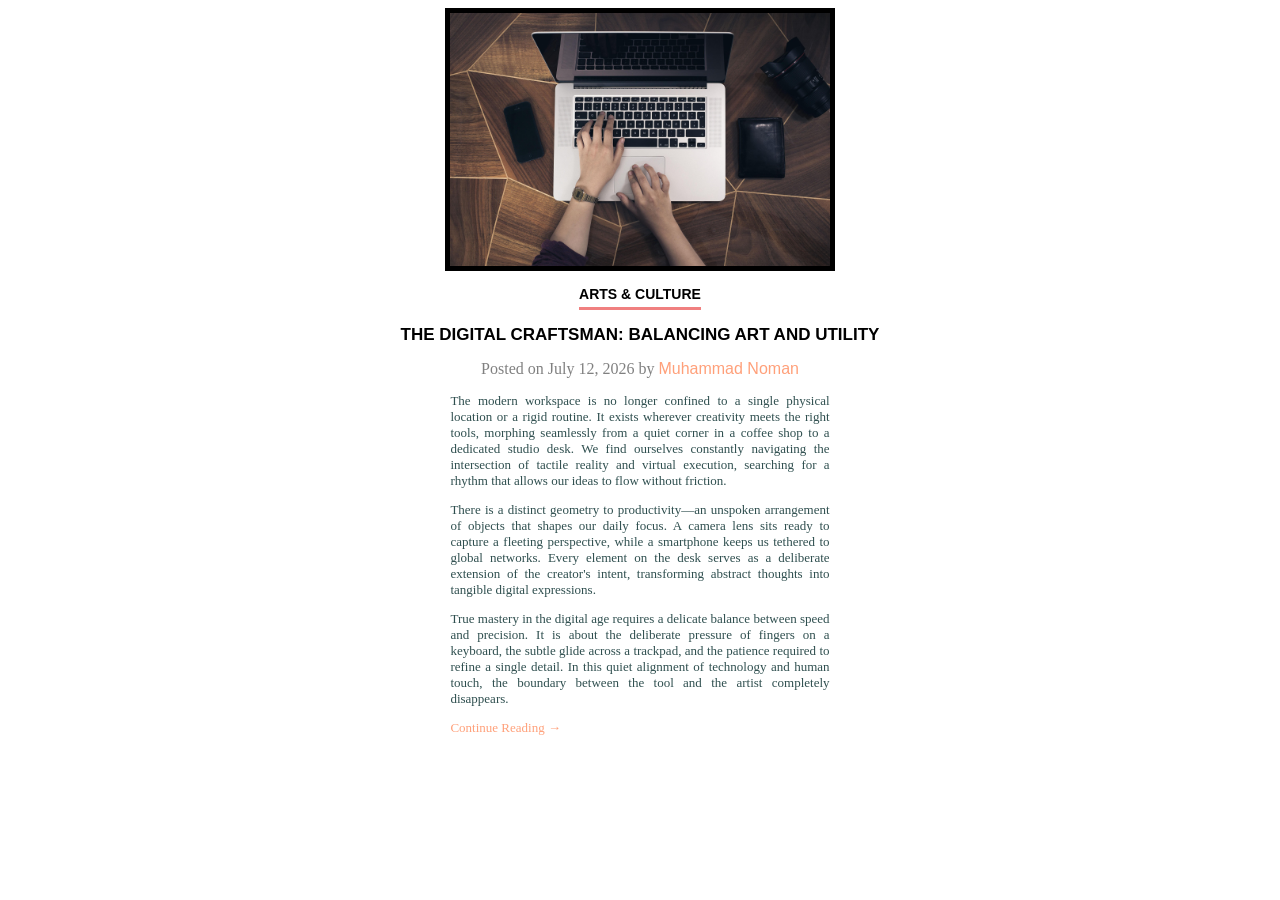
<file: CSS/Assignments/css-assignment-1/index.html>
<!DOCTYPE html>
<html lang="en">
<head>
    <meta charset="UTF-8">
    <meta name="viewport" content="width=device-width, initial-scale=1.0">
    <title>Blog WebPage</title>
    <link rel="stylesheet" href="style.css">
</head>
<body>
    <header>
            <img src="images/Blog-Page.jpg" alt="Blog">
        <h3>
            Arts & Culture
        </h3>
        <h1>
            The Digital Craftsman: Balancing Art and Utility
        </h1>
        <p>
            Posted on July 12, 2026 by 
            <span>Muhammad Noman</span>
        </p>
    </header>

    <article>
        <p>The modern workspace is no longer confined to a single physical location or a rigid routine. It exists wherever creativity meets the right tools, morphing seamlessly from a quiet corner in a coffee shop to a dedicated studio desk. We find ourselves constantly navigating the intersection of tactile reality and virtual execution, searching for a rhythm that allows our ideas to flow without friction.</p>

        <p>There is a distinct geometry to productivity—an unspoken arrangement of objects that shapes our daily focus. A camera lens sits ready to capture a fleeting perspective, while a smartphone keeps us tethered to global networks. Every element on the desk serves as a deliberate extension of the creator's intent, transforming abstract thoughts into tangible digital expressions.</p>

        <p>True mastery in the digital age requires a delicate balance between speed and precision. It is about the deliberate pressure of fingers on a keyboard, the subtle glide across a trackpad, and the patience required to refine a single detail. In this quiet alignment of technology and human touch, the boundary between the tool and the artist completely disappears.</p>

        <p class="continue">Continue Reading →</p>
    </article>
</body>
</html>
</file>
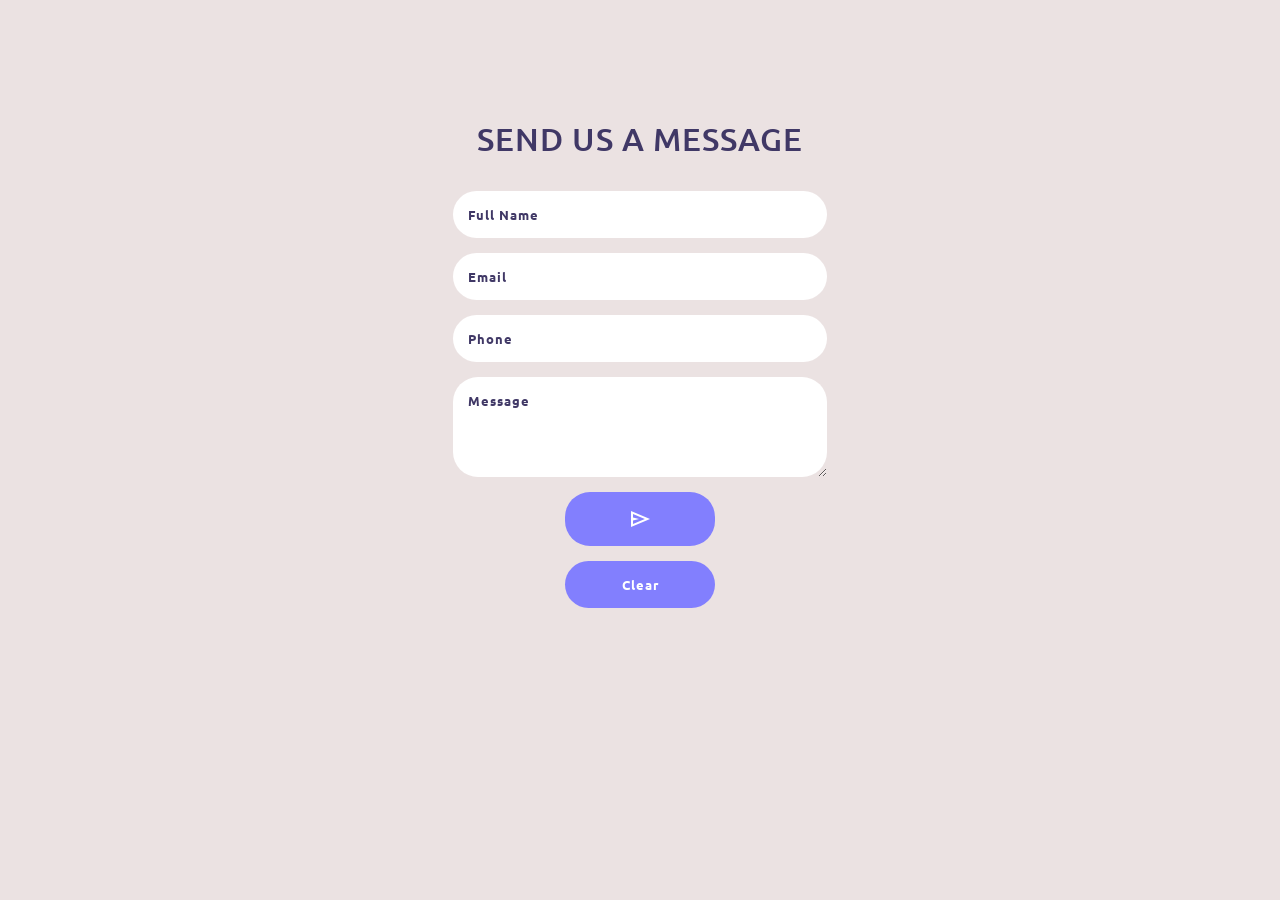
<file: CSS/Assignments/css-assignment-3/index.html>
<!DOCTYPE html>
<html lang="en">
<head>
    <meta charset="UTF-8">
    <meta name="viewport" content="width=device-width, initial-scale=1.0">
    <title>Contact Form</title>
    <link rel="stylesheet" href="style.css">
    <link rel="preconnect" href="https://fonts.googleapis.com">
    <link rel="preconnect" href="https://fonts.gstatic.com" crossorigin>
    <link href="https://fonts.googleapis.com/css2?family=Ubuntu:ital,wght@0,300;0,400;0,500;0,700;1,300;1,400;1,500;1,700&display=swap" rel="stylesheet">
    <link rel="stylesheet" href="https://fonts.googleapis.com/css2?family=Material+Symbols+Outlined:opsz,wght,FILL,GRAD@20..48,100..700,0..1,-50..200&icon_names=send" />
</head>
<body>
    <header>
        <h1>
            Send Us A Message
        </h1>
    </header>
    
    <main>
        <form action="mailto:muhammadnoman5860@gmail.com" method="post" enctype="text/plain">
            <input type="text" id="Name" placeholder="Full Name" required>

            <input type="email" id="Email" placeholder="Email" required>

            <input type="number" id="Phone" placeholder="Phone" required>
                     
            <textarea name="Message" id="Message" placeholder="Message"></textarea>

            <input class="material-symbols-outlined" type="submit" value="send">
            <input class="button" type="reset" value="Clear">
        </form>
    </main>
</body>
</html>
</file>
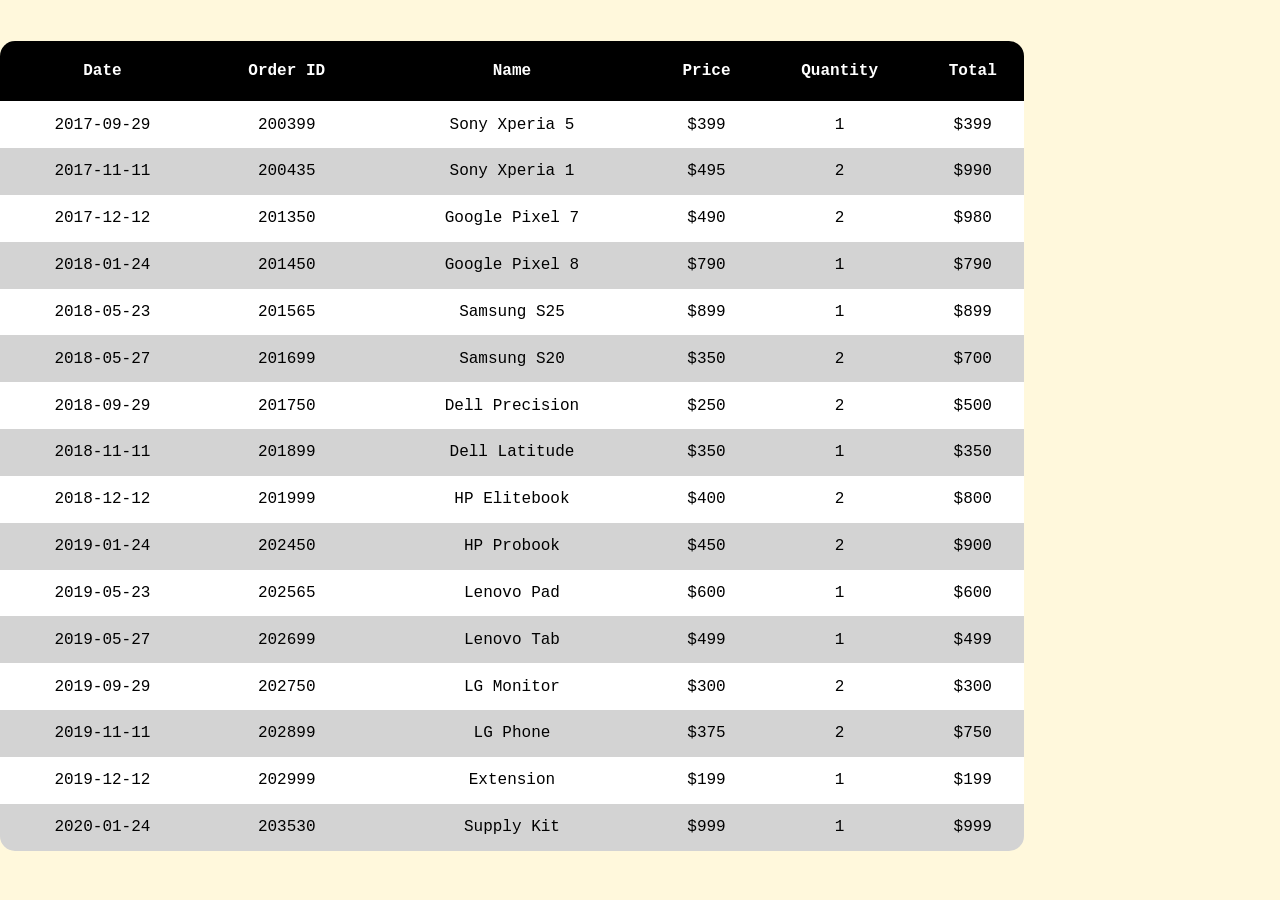
<file: CSS/Assignments/css-assignment-4/index.html>
<!DOCTYPE html>
<html lang="en">
<head>
    <meta charset="UTF-8">
    <meta name="viewport" content="width=device-width, initial-scale=1.0">
    <title>Order History</title>
    <link rel="stylesheet" href="style.css">
</head>
<body>
    <main>
        <table>

            <thead>
                <th style="border-radius: 15px 0 0 0;">Date</th>
                <th>Order ID</th>
                <th>Name</th>
                <th>Price</th>
                <th>Quantity</th>
                <th style="border-radius: 0 15px 0 0;">Total</th>
            </thead>

            <tbody>
                <td>2017-09-29</td>
                <td>200399</td>
                <td>Sony Xperia 5</td>
                <td>$399</td>
                <td>1</td>
                <td>$399</td>
            </tbody>
            
            <tbody>
                <td>2017-11-11</td>
                <td>200435</td>
                <td>Sony Xperia 1</td>
                <td>$495</td>
                <td>2</td>
                <td>$990</td>
            </tbody>
            
            <tbody>
                <td>2017-12-12</td>
                <td>201350</td>
                <td>Google Pixel 7</td>
                <td>$490</td>
                <td>2</td>
                <td>$980</td>
            </tbody>
            
            <tbody>
                <td>2018-01-24</td>
                <td>201450</td>
                <td>Google Pixel 8</td>
                <td>$790</td>
                <td>1</td>
                <td>$790</td>
            </tbody>
            
            <tbody>
                <td>2018-05-23</td>
                <td>201565</td>
                <td>Samsung S25</td>
                <td>$899</td>
                <td>1</td>
                <td>$899</td>
            </tbody>
            
            <tbody>
                <td>2018-05-27</td>
                <td>201699</td>
                <td>Samsung S20</td>
                <td>$350</td>
                <td>2</td>
                <td>$700</td>
            </tbody>
            
            <tbody>
                <td>2018-09-29</td>
                <td>201750</td>
                <td>Dell Precision</td>
                <td>$250</td>
                <td>2</td>
                <td>$500</td>
            </tbody>
            
            <tbody>
                <td>2018-11-11</td>
                <td>201899</td>
                <td>Dell Latitude</td>
                <td>$350</td>
                <td>1</td>
                <td>$350</td>
            </tbody>
            
            <tbody>
                <td>2018-12-12</td>
                <td>201999</td>
                <td>HP Elitebook</td>
                <td>$400</td>
                <td>2</td>
                <td>$800</td>
            </tbody>
            
            <tbody>
                <td>2019-01-24</td>
                <td>202450</td>
                <td>HP Probook</td>
                <td>$450</td>
                <td>2</td>
                <td>$900</td>
            </tbody>
            
            <tbody>
                <td>2019-05-23</td>
                <td>202565</td>
                <td>Lenovo Pad</td>
                <td>$600</td>
                <td>1</td>
                <td>$600</td>
            </tbody>
            
            <tbody>
                <td>2019-05-27</td>
                <td>202699</td>
                <td>Lenovo Tab</td>
                <td>$499</td>
                <td>1</td>
                <td>$499</td>
            </tbody>
            
            <tbody>
                <td>2019-09-29</td>
                <td>202750</td>
                <td>LG Monitor</td>
                <td>$300</td>
                <td>2</td>
                <td>$300</td>
            </tbody>
            
            <tbody>
                <td>2019-11-11</td>
                <td>202899</td>
                <td>LG Phone</td>
                <td>$375</td>
                <td>2</td>
                <td>$750</td>
            </tbody>
            
            <tbody>
                <td>2019-12-12</td>
                <td>202999</td>
                <td>Extension</td>
                <td>$199</td>
                <td>1</td>
                <td>$199</td>
            </tbody>
            
            <tbody>
                <td style="border-radius: 0 0 0 15px;">2020-01-24</td>
                <td>203530</td>
                <td>Supply Kit</td>
                <td>$999</td>
                <td>1</td>
                <td style="border-radius: 0 0 15px 0;">$999</td>
            </tbody>
            
        </table>
    </main>
</body>
</html>
</file>
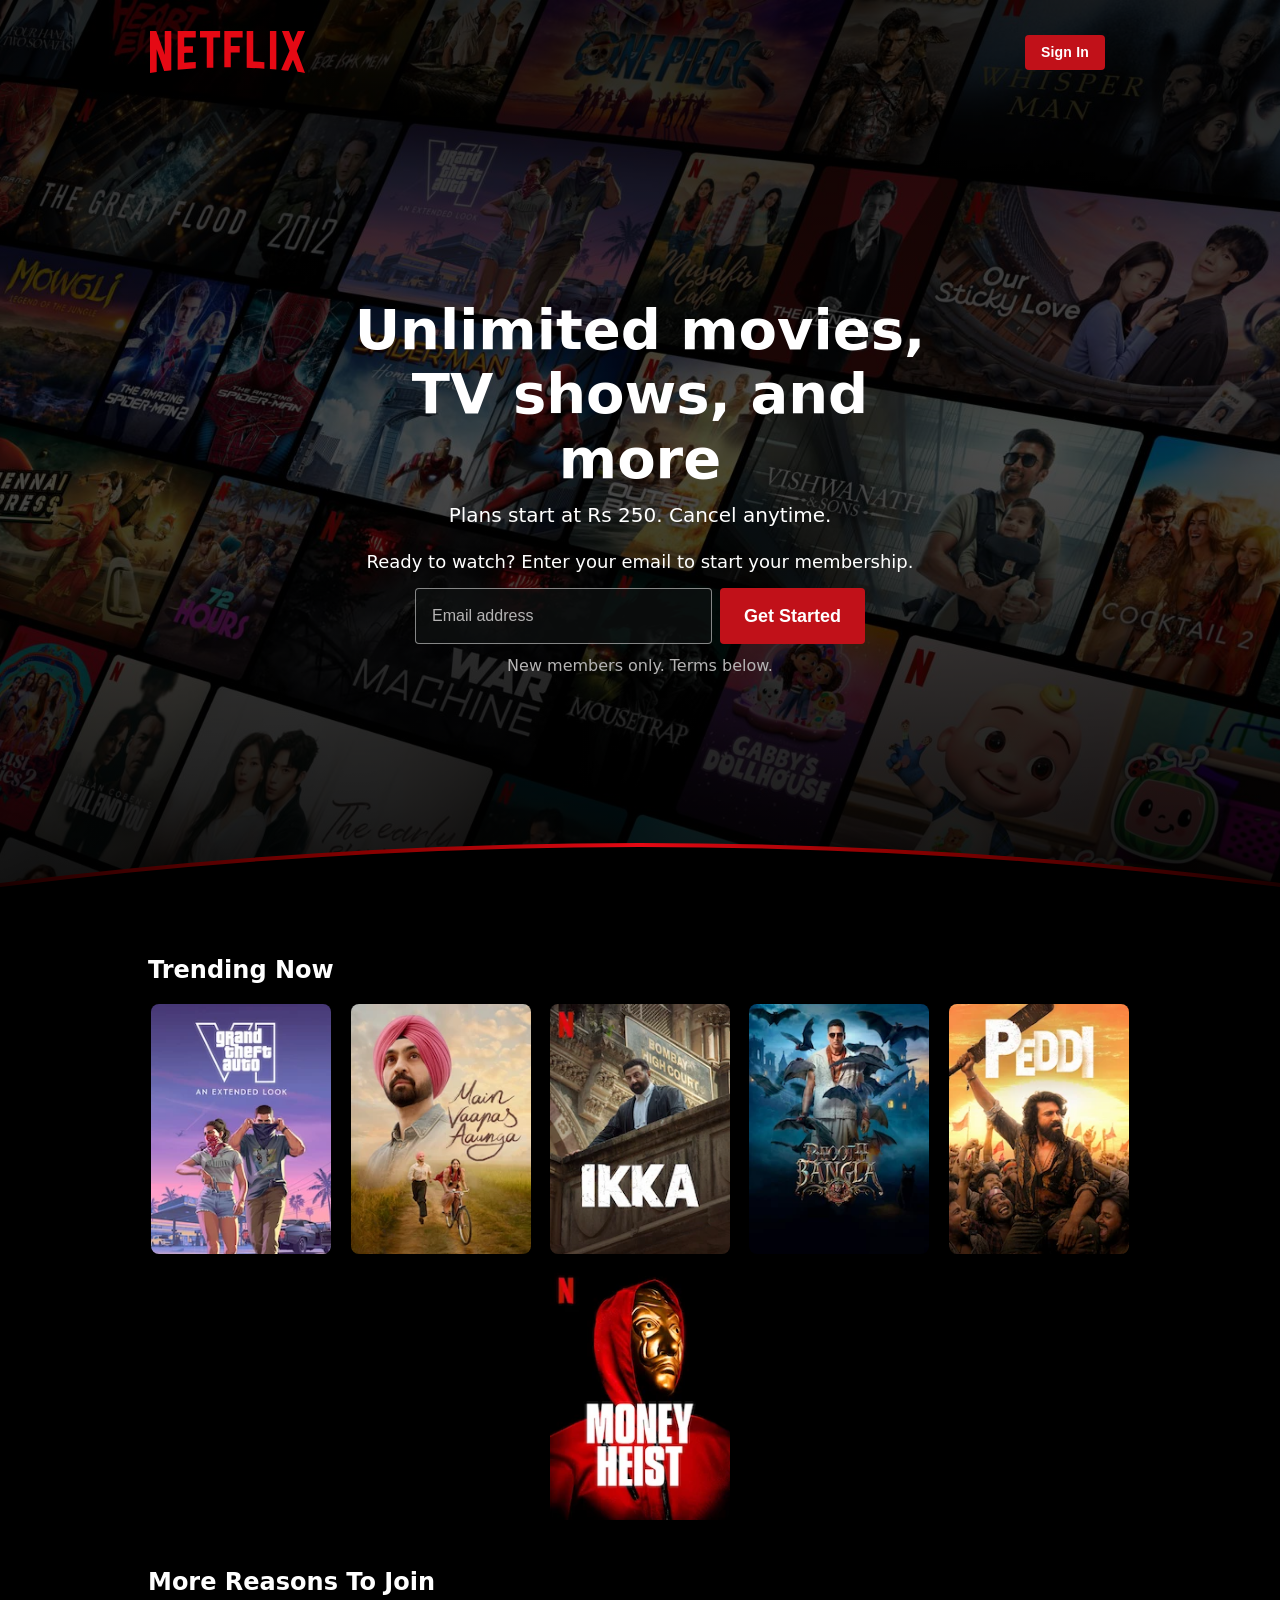
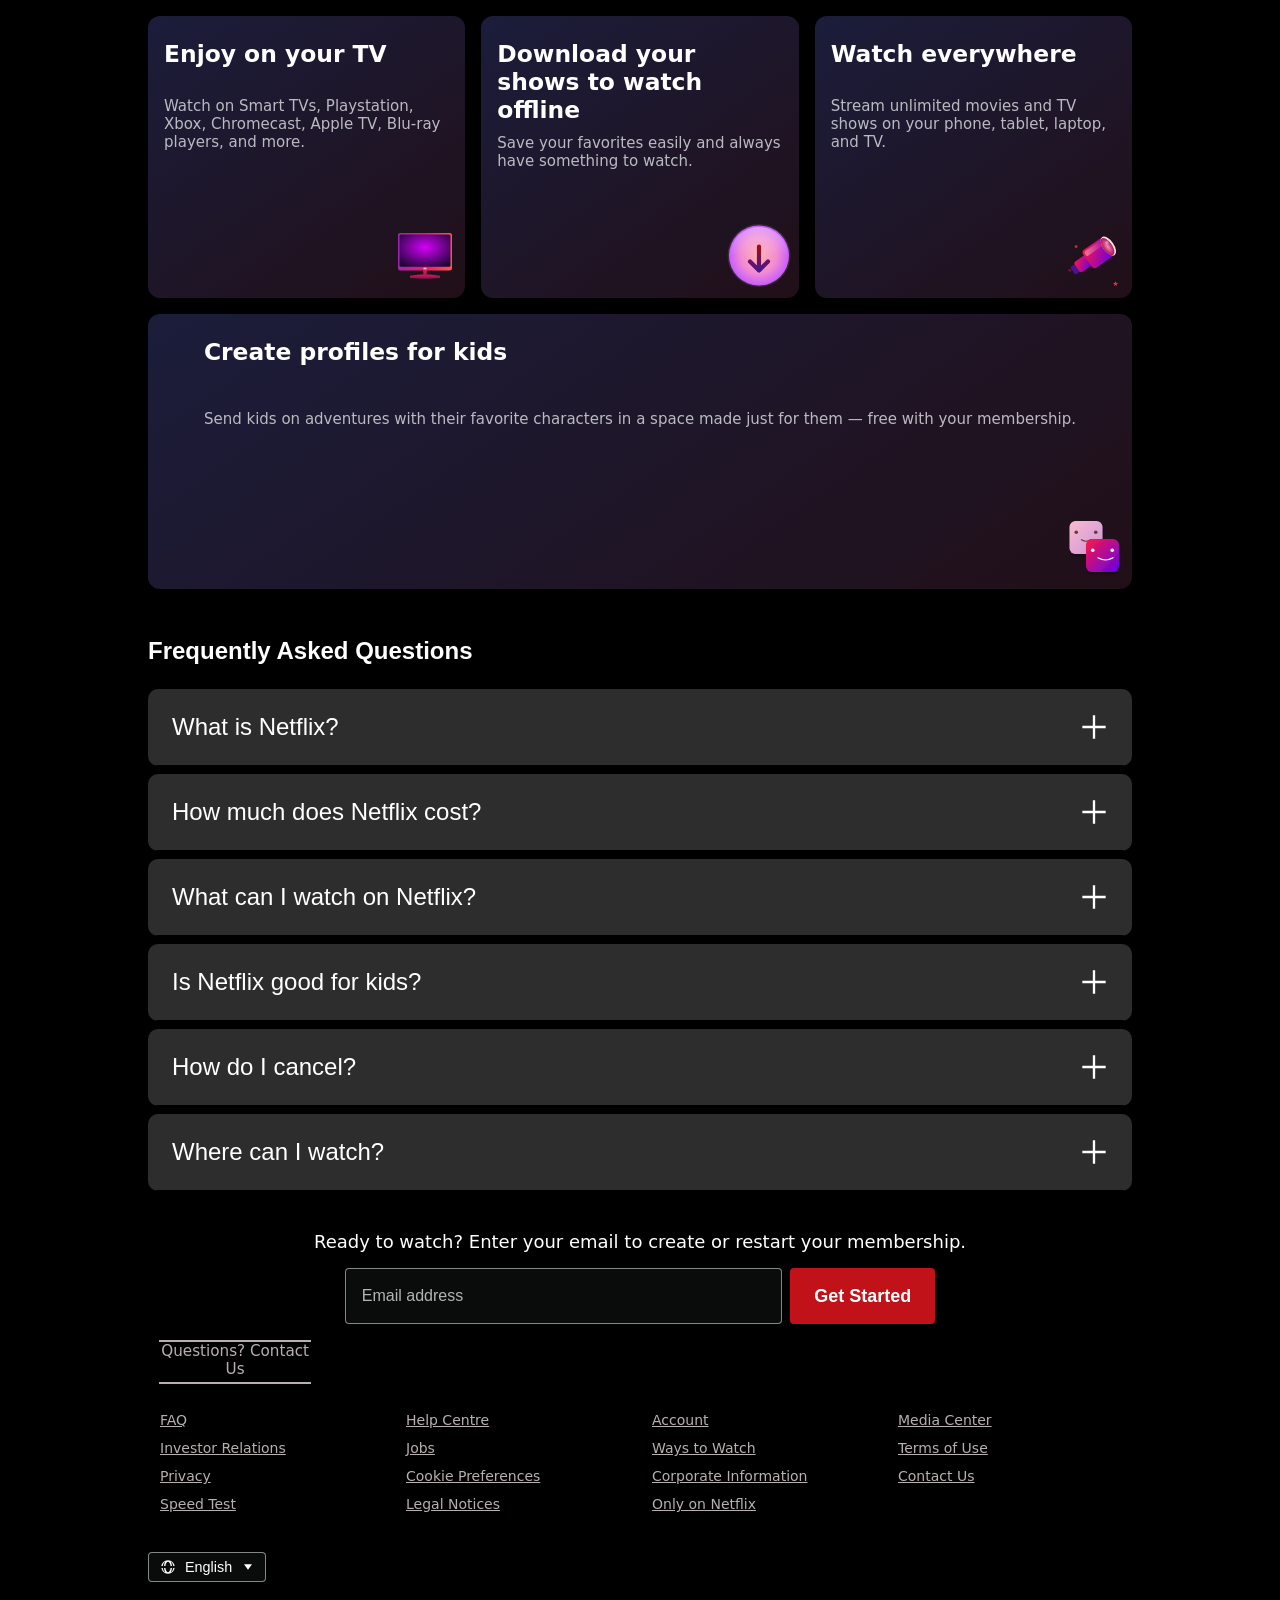
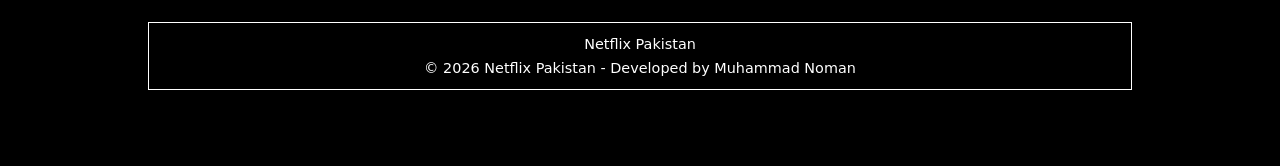
<file: CSS/Assignments/css-assignment-final/index.html>
<!DOCTYPE html>
<html lang="en">
<head>
    <meta charset="UTF-8">
    <meta name="viewport" content="width=device-width, initial-scale=1.0">
    <title>Netflix Pakistan – Watch TV Shows Online, Watch Movies Online</title>
    <link rel="icon" type="image/x-icon" href="images/Netflix-Icon.ico">
    <link rel="stylesheet" href="style.css">
</head>
<body>
    <div class="background">
        <header>
            <nav>
                <img src="images/Logo-Up.svg" class="logo">
                <input type="button" value="Sign In" class="login">
            </nav>
        </header>

        <main>
            <div class="head">
                <h1>Unlimited movies, TV shows, and more</h1>
                <p>Plans start at Rs 250. Cancel anytime.</p>
            </div>
            <p>Ready to watch? Enter your email to start your membership.</p>

            <div class="enter">
                <input type="email" name="email" id="email" placeholder="Email address">
                <input type="button" value="Get Started">
            </div>
            <div class="terms">
                <p>New members only. Terms below.</p>
            </div>
        </main>
    </div>

    <div class="curve"><svg width="100%" height="80" viewBox="0 0 1440 80" preserveAspectRatio="none"
                xmlns="http://www.w3.org/2000/svg" style="display:block;width:100%;max-width:100%;">
                <defs>
                    <linearGradient id="netflixLineGrad" x1="0%" y1="0%" x2="100%" y2="0%">
                        <stop offset="0%" stop-color="#1a0000" />
                        <stop offset="30%" stop-color="#8b0000" />
                        <stop offset="50%" stop-color="#e50914" />
                        <stop offset="70%" stop-color="#8b0000" />
                        <stop offset="100%" stop-color="#1a0000" />
                    </linearGradient>
                </defs>
                <path d="M 0 80 L 0 65 Q 720 -15 1440 65 L 1440 80 Z" fill="#000000" />
                <path d="M 0 65 Q 720 -15 1440 65" stroke="url(#netflixLineGrad)" stroke-width="4" fill="none"
                    stroke-linecap="round" />
            </svg></div>
            
    <!-- <div class="separation"></div> -->
    
    <div class="container">
        <div class="trending-section">
            <h2>Trending Now</h2>
            <section class="card-boxes">
                <span class="card 1"><img src="images/Card-1.webp" alt=""></span>
                <span class="card 2"><img src="images/Card-2.webp" alt=""></span>
                <span class="card 3"><img src="images/Card-3.webp" alt=""></span>
                <span class="card 4"><img src="images/Card-4.webp" alt=""></span>
                <span class="card 5"><img src="images/Card-5.webp" alt=""></span>
                <span class="card 6"><img src="images/Card-6.webp" alt=""></span>
            </section>
        </div>

        <div class="reason-section">
            <div class="reasons">
                <h2>More Reasons To Join</h2>
            </div>
            
            <div class="boxes">
                <div class="box 1">
                    <h3>Enjoy on your TV</h3>
                    <p>Watch on Smart TVs, Playstation, Xbox, Chromecast, Apple TV, Blu-ray players, and more.</p>
                    <div class="card_icon"><img src="images/Card-Tv.svg" alt="television"></div>
                </div>
                <div class="box 2">
                    <h3>Download your shows to watch offline</h3>
                    <p>Save your favorites easily and always have something to watch.</p>
                    <div class="card_icon"><img src="images/Card-Up.svg" alt="up"></div>
                </div>
                <div class="box 3">
                    <h3>Watch everywhere</h3>
                    <p>Stream unlimited movies and TV shows on your phone, tablet, laptop, and TV.</p>
                    <div class="card_icon"><img src="images/Card-Tele.svg" alt="telescope"></div>
                </div>
                <div class="box 4">
                    <h3>Create profiles for kids</h3>
                    <p>Send kids on adventures with their favorite characters in a space made just for them — free with your membership.</p>
                    <div class="card_icon"><img src="images/Card-Hp.svg" alt="hp"></div>
                </div>
            
            </div>
        </div>
        
        <div class="overview_heading">
            <h2>Frequently Asked Questions</h2>
        </div>

        <div class="accordion_outer">

            <div class="main-container">


                <details>

                    <summary>
                        <p>What is Netflix?</p>
                        <svg xmlns="http://www.w3.org/2000/svg" x="0px" y="0px" width="28" height="28"
                            viewBox="0,0,256,256">
                            <g fill="#ffffff" fill-rule="evenodd" stroke="none" stroke-width="1" stroke-linecap="butt"
                                stroke-linejoin="miter" stroke-miterlimit="10" stroke-dasharray="" stroke-dashoffset="0"
                                font-family="none" font-weight="none" font-size="none" text-anchor="none"
                                style="mix-blend-mode: normal">
                                <g transform="scale(10.66667,10.66667)">
                                    <path d="M11,2v9h-9v2h9v9h2v-9h9v-2h-9v-9z"></path>
                                </g>
                            </g>
                        </svg>
                    </summary>
                    <div class="info">
                        Netflix is a streaming service that offers a wide variety of award-winning TV shows, movies,
                        anime, documentaries and more – on thousands of internet-connected devices. You can watch as
                        much as you want, whenever you want, without a single ad – all for one low
                        monthly price. There's always something new to discover, and new TV shows and movies are added
                        every week!
                    </div>

                </details>

                <details>
                    <summary>
                        <p>How much does Netflix cost?</p>
                        <svg xmlns="http://www.w3.org/2000/svg" x="0px" y="0px" width="28" height="28"
                            viewBox="0,0,256,256">
                            <g fill="#ffffff" fill-rule="evenodd" stroke="none" stroke-width="1" stroke-linecap="butt"
                                stroke-linejoin="miter" stroke-miterlimit="10" stroke-dasharray="" stroke-dashoffset="0"
                                font-family="none" font-weight="none" font-size="none" text-anchor="none"
                                style="mix-blend-mode: normal">
                                <g transform="scale(10.66667,10.66667)">
                                    <path d="M11,2v9h-9v2h9v9h2v-9h9v-2h-9v-9z"></path>
                                </g>
                            </g>
                        </svg>
                    </summary>
                    <div class="info">
                        <p>New members can try 7 days of Netflix for Rs 0. After the free trial ends, your plan will automatically renew at the regular price depending on the plan you select. Plans range from Rs 250 to Rs 1,100.</p>
                        
                        <p>Watch Netflix on your smartphone, tablet, Smart TV, laptop, or streaming device. No extra costs, cancel anytime.</p>
                    </div>

                </details>

                <details>
                    <summary>
                        <p>What can I watch on Netflix?
                        </p> <svg xmlns="http://www.w3.org/2000/svg" x="0px" y="0px" width="28" height="28"
                            viewBox="0,0,256,256">
                            <g fill="#ffffff" fill-rule="evenodd" stroke="none" stroke-width="1" stroke-linecap="butt"
                                stroke-linejoin="miter" stroke-miterlimit="10" stroke-dasharray="" stroke-dashoffset="0"
                                font-family="none" font-weight="none" font-size="none" text-anchor="none"
                                style="mix-blend-mode: normal">
                                <g transform="scale(10.66667,10.66667)">
                                    <path d="M11,2v9h-9v2h9v9h2v-9h9v-2h-9v-9z"></path>
                                </g>
                            </g>
                        </svg>
                    </summary>

                    <div class="info">
                        Netflix has an extensive library of feature films, documentaries, shows, anime, award-winning
                        Netflix originals, and more. Watch as much as you want, anytime you want.
                    </div>

                </details>

                <details>
                    <summary>
                        <p>Is Netflix good for kids?</p>
                        <svg xmlns="http://www.w3.org/2000/svg" x="0px" y="0px" width="28" height="28"
                            viewBox="0,0,256,256">
                            <g fill="#ffffff" fill-rule="evenodd" stroke="none" stroke-width="1" stroke-linecap="butt"
                                stroke-linejoin="miter" stroke-miterlimit="10" stroke-dasharray="" stroke-dashoffset="0"
                                font-family="none" font-weight="none" font-size="none" text-anchor="none"
                                style="mix-blend-mode: normal">
                                <g transform="scale(10.66667,10.66667)">
                                    <path d="M11,2v9h-9v2h9v9h2v-9h9v-2h-9v-9z"></path>
                                </g>
                            </g>
                        </svg>
                    </summary>
                    <div class="info">

                        The Netflix Kids experience is included in your membership to give parents control while kids
                        enjoy family-friendly TV shows and films in their own space. Kids profiles come with
                        PIN-protected parental controls that let you restrict the maturity
                        rating of content kids can watch and block specific titles you don’t want kids to see.
                    </div>

                </details>

                <details>
                    <summary>
                        <p>How do I cancel?
                        </p> <svg xmlns="http://www.w3.org/2000/svg" x="0px" y="0px" width="28" height="28"
                            viewBox="0,0,256,256">
                            <g fill="#ffffff" fill-rule="evenodd" stroke="none" stroke-width="1" stroke-linecap="butt"
                                stroke-linejoin="miter" stroke-miterlimit="10" stroke-dasharray="" stroke-dashoffset="0"
                                font-family="none" font-weight="none" font-size="none" text-anchor="none"
                                style="mix-blend-mode: normal">
                                <g transform="scale(10.66667,10.66667)">
                                    <path d="M11,2v9h-9v2h9v9h2v-9h9v-2h-9v-9z"></path>
                                </g>
                            </g>
                        </svg>
                    </summary>

                    <div class="info">

                        Netflix is flexible. You can easily cancel your account online in two clicks. There are no
                        cancellation fees – start or stop your account anytime.
                    </div>

                </details>

                <details>
                    <summary>
                        <p>Where can I watch?
                        </p> <svg xmlns="http://www.w3.org/2000/svg" x="0px" y="0px" width="28" height="28"
                            viewBox="0,0,256,256">
                            <g fill="#ffffff" fill-rule="evenodd" stroke="none" stroke-width="1" stroke-linecap="butt"
                                stroke-linejoin="miter" stroke-miterlimit="10" stroke-dasharray="" stroke-dashoffset="0"
                                font-family="none" font-weight="none" font-size="none" text-anchor="none"
                                style="mix-blend-mode: normal">
                                <g transform="scale(10.66667,10.66667)">
                                    <path d="M11,2v9h-9v2h9v9h2v-9h9v-2h-9v-9z"></path>
                                </g>
                            </g>
                        </svg>
                    </summary>

                    <div class="info">

                        Watch anywhere, anytime. Sign in with your Netflix account to watch instantly on the web at
                        netflix.com from your personal computer or on any internet-connected device that offers the
                        Netflix app, including smart TVs, smartphones, tablets, streaming media players and game
                        consoles. You can also download your favourite shows with the iOS or Android app. Use downloads
                        to watch while you're on the go and without an internet connection. Take Netflix with you
                        anywhere.
                    </div>

                </details>


            </div>
            
        </div>

        <footer>
            
            <p class="">Ready to watch? Enter your email to create or restart your membership.</p>

            <div class="ending">
                <input type="email" name="email" id="email" placeholder="Email address">
                <input type="button" value="Get Started">
            </div>

            <div class="contact">
                <p>Questions? Contact Us</p>
             </div>

            <div class="links_container">

                <div class="links_inner link_col">
                    <a href="">FAQ</a>
                    <a href="">Investor Relations</a>
                    <a href="">Privacy</a>
                    <a href="">Speed Test</a>
                </div>

                <div class="links_inner link_col">
                    <a href="">Help Centre</a>
                    <a href="">Jobs</a>
                    <a href="">Cookie Preferences</a>
                    <a href="">Legal Notices</a>
                </div>

                <div class="links_inner link_col">
                    <a href="">Account</a>
                    <a href="">Ways to Watch</a>
                    <a href="">Corporate Information</a>
                    <a href="">Only on Netflix</a>
                </div>

                <div class="links_inner link_col">
                    <a href="">Media Center</a>
                    <a href="">Terms of Use</a>
                    <a href="">Contact Us</a>
                </div>

            </div>

            <div class="lang_button">
                <div class="select_wrapper">
                    <svg xmlns="http://w3.org" viewBox="0 0 24 24" width="16" height="16" fill="currentColor" class="globe_icon">
                        <path d="M12 22C17.5228 22 22 17.5228 22 12C22 6.47715 17.5228 2 12 2C6.47715 2 2 6.47715 2 12C2 17.5228 6.47715 22 12 22ZM12 20C10.1492 20 8.5638 17.2023 8.13455 13.5H15.8654C15.4362 17.2023 13.8508 20 12 20ZM12 4C13.8508 4 15.4362 6.79766 15.8654 10.5H8.13455C8.5638 6.79766 10.1492 4 12 4ZM4.06243 13.5H6.1158C6.27318 16.2917 7.02705 18.6657 8.2127 20.1493C5.97341 18.8953 4.5428 16.4026 4.06243 13.5ZM19.9376 13.5C19.4572 16.4026 18.0266 18.8953 15.7873 20.1493C16.973 18.6657 17.7268 16.2917 17.8842 13.5H19.9376ZM19.9376 10.5H17.8842C17.7268 7.70826 16.973 5.33428 15.7873 3.85072C18.0266 5.10474 19.4572 7.59737 19.9376 10.5ZM8.2127 3.85072C7.02705 5.33428 6.27318 7.70826 6.1158 10.5H4.06243C4.5428 7.59737 5.97341 5.10474 8.2127 3.85072ZM2 12C2 11.4944 2.03746 11.0004 2.10862 10.5H21.8914C21.9625 11.0004 22 11.4944 22 12C22 12.5056 21.9625 13.0004 21.8914 13.5H2.10862C2.03746 13.0004 2 12.5056 2 12Z"></path>
                    </svg>
                    <select name="language" class="button_select">
                        <option value="English" class="option_2">English</option>
                        <option value="Urdu" class="option_1">Urdu</option>
                        <option value="Urdu" class="option_1">Pashto</option>
                    </select>
                    <svg xmlns="http://w3.org" viewBox="0 0 24 24" width="8" height="10" fill="currentColor" class="arrow_icon">
                        <polygon points="0,4 24,4 12,20"/>
                    </svg>
                </div>
            </div>

            <div class="footer_box">
                <div class="name">
                    <p>Netflix Pakistan</p>
                </div>

                <div class="name">
                    <p>&copy; 2026 Netflix Pakistan - Developed by Muhammad Noman</p>
                </div>
            </div>

        </footer>

    </div>

        
</body>
</html>
</file>
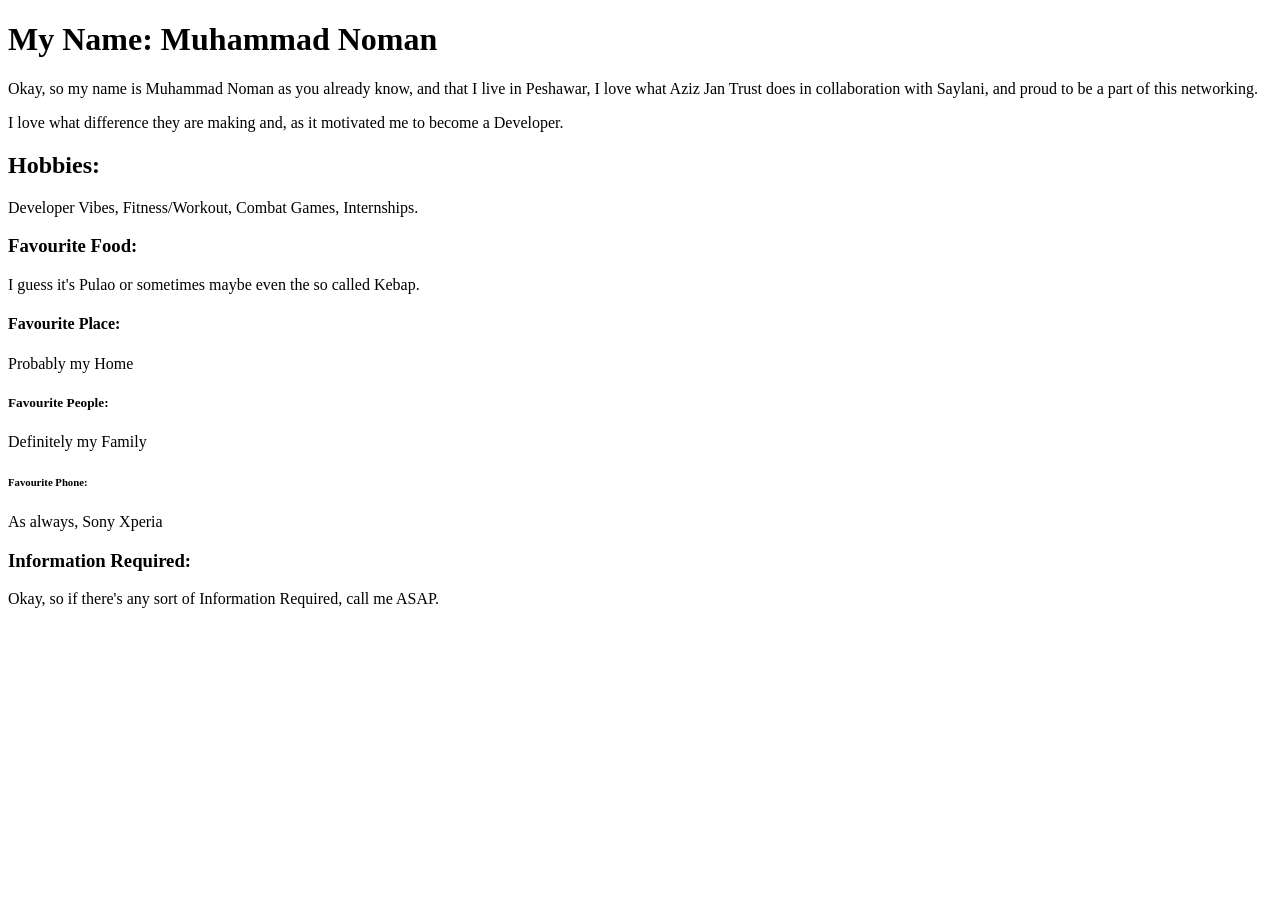
<file: HTML/Assignments/html-assignment-1/index.html>
<!DOCTYPE html>
<html lang="en">
<head>
    <meta charset="UTF-8">
    <meta name="viewport" content="width=device-width, initial-scale=1.0">
    <title>Document</title>
</head>
<body>
    <!-- Main Heading -->
     <H1>My Name: Muhammad Noman</H1>

     <!-- Auto-Biography -->
      <P>Okay, so my name is Muhammad Noman as you already know, and that I live in Peshawar, 
        I love what Aziz Jan Trust does in collaboration with Saylani, 
        and proud to be a part of this networking.</P>
        <P>I love what difference they are making and, 
            as it motivated me to become a Developer.</P>

      <!-- Sub-Headings -->
       <H2>Hobbies:</H2>
       <P>Developer Vibes, Fitness/Workout, Combat Games, Internships.</P>

       <H3>Favourite Food:</H3>
       <P>I guess it's Pulao or sometimes maybe even the so called Kebap.</P>

       <H4>Favourite Place:</H4>
       <P>Probably my Home</P>

       <H5>Favourite People:</H5>
       <P>Definitely my Family</P>

       <H6>Favourite Phone:</H6>
       <P>As always, Sony Xperia</P>

       <!-- Connect with me -->
        <H3>Information Required:</H3>
        <P>Okay, so if there's any sort of Information Required, call me ASAP.</P>

</body>
</html>
</file>
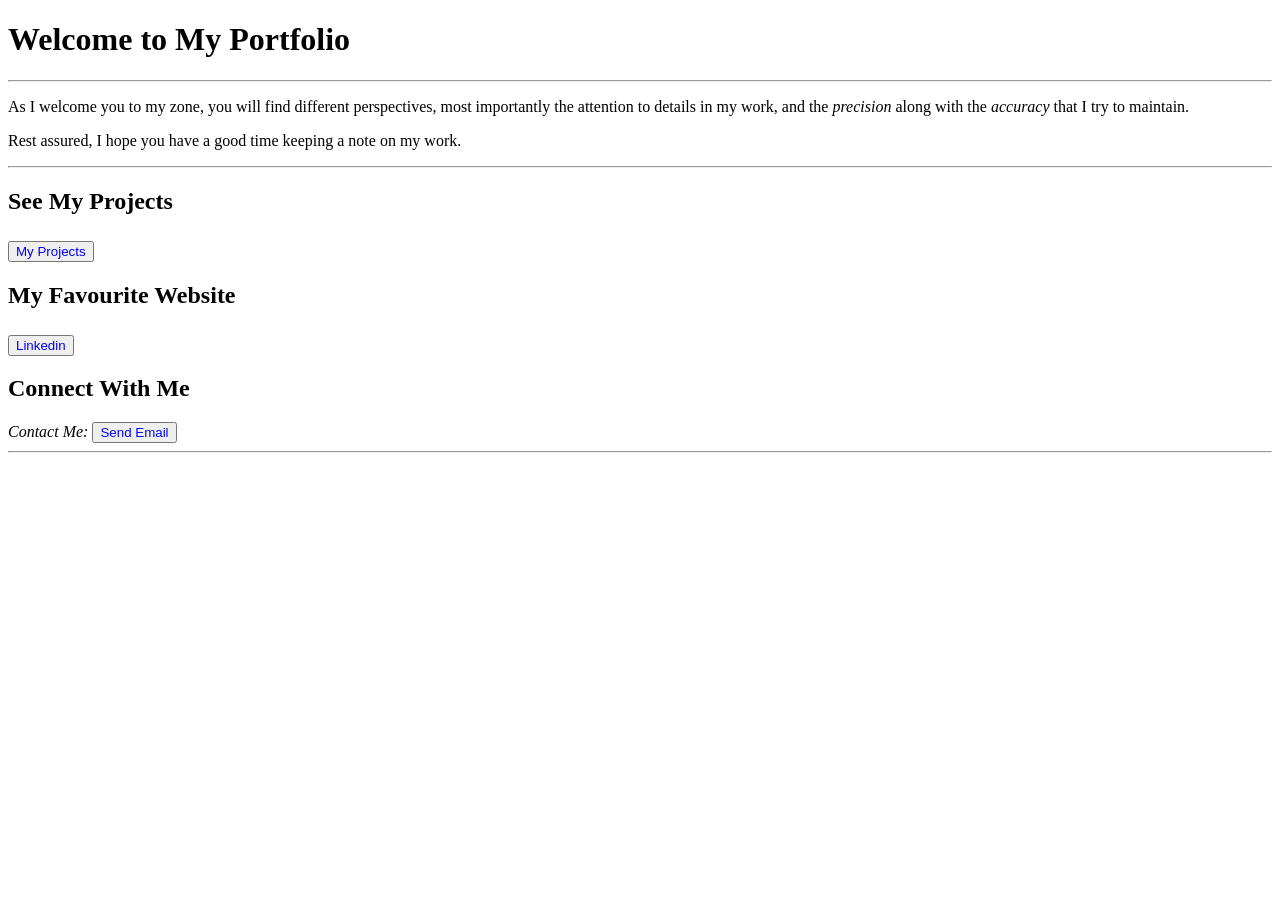
<file: HTML/Assignments/html-assignment-4/index.html>
<!DOCTYPE html>
<html lang="en">
<head>
    <meta charset="UTF-8">
    <meta name="viewport" content="width=device-width, initial-scale=1.0">
    <title>My Portfolio</title>
</head>
<body>

    <!-- Welcome Note -->
     
    <H1>Welcome to My Portfolio</H1><hr>
    <P>As I welcome you to my zone, you will find different perspectives, most importantly the attention to details in my work, and the <em>precision</em> along with the <em>accuracy</em> that I try to maintain.</P>
    <P>Rest assured, I hope you have a good time keeping a note on my work.</P><hr>

    <!-- My Projects -->

    <H2>See My Projects</H2>
    <a href="projects.html" target="_parent" style="font-size: x-large;">
        <button type="button" style="color: blue;">
            My Projects
        </button>
    </a>

    <H2>My Favourite Website</H2>
    <a href="https://pk.linkedin.com/in/muhammadnoman7255" target="_blank" style="font-size: x-large;">
        <button type="button" style="color: blue;">
            Linkedin
        </button>
    </a>

    <!-- My Contact -->

    <footer>
        <H2>Connect With Me</H2>
        <Address>
            Contact Me: <a href="mailto:muhammadnoman02374@gmail.com" target="_blank">
                <button type="button" style="color: rgb(0, 8, 255);">Send Email</button>
            </a>
        </Address>
    </footer><hr>

</body>
</html>
</file>
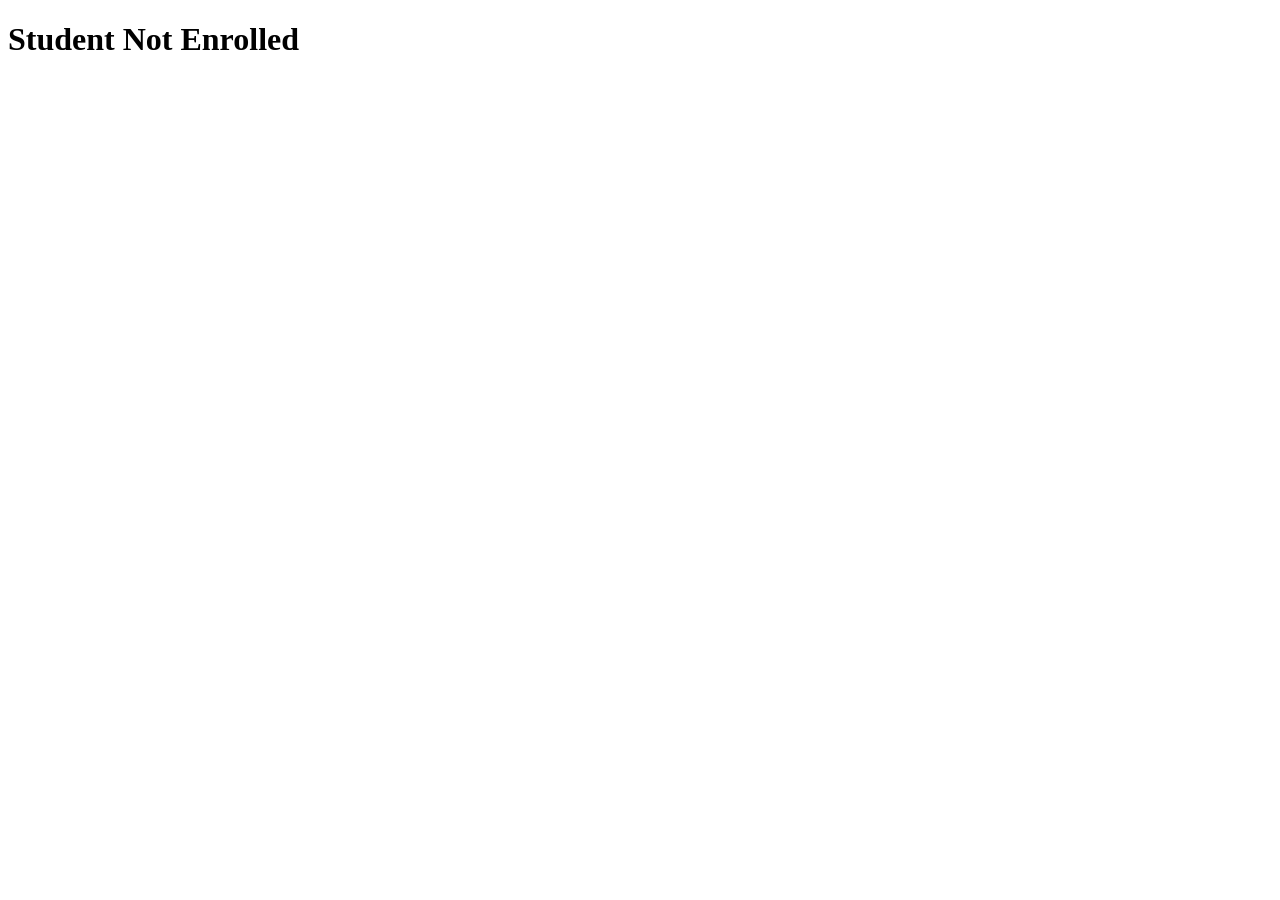
<file: JS/Assignments/js-assignment-1/index.html>
<!DOCTYPE html>
<html lang="en">
<head>
    <meta charset="UTF-8">
    <meta name="viewport" content="width=device-width, initial-scale=1.0">
    <title>JavaScript Basics</title>
    <script src="script.js"></script>
</head>
<body>
    
</body>
</html>
</file>
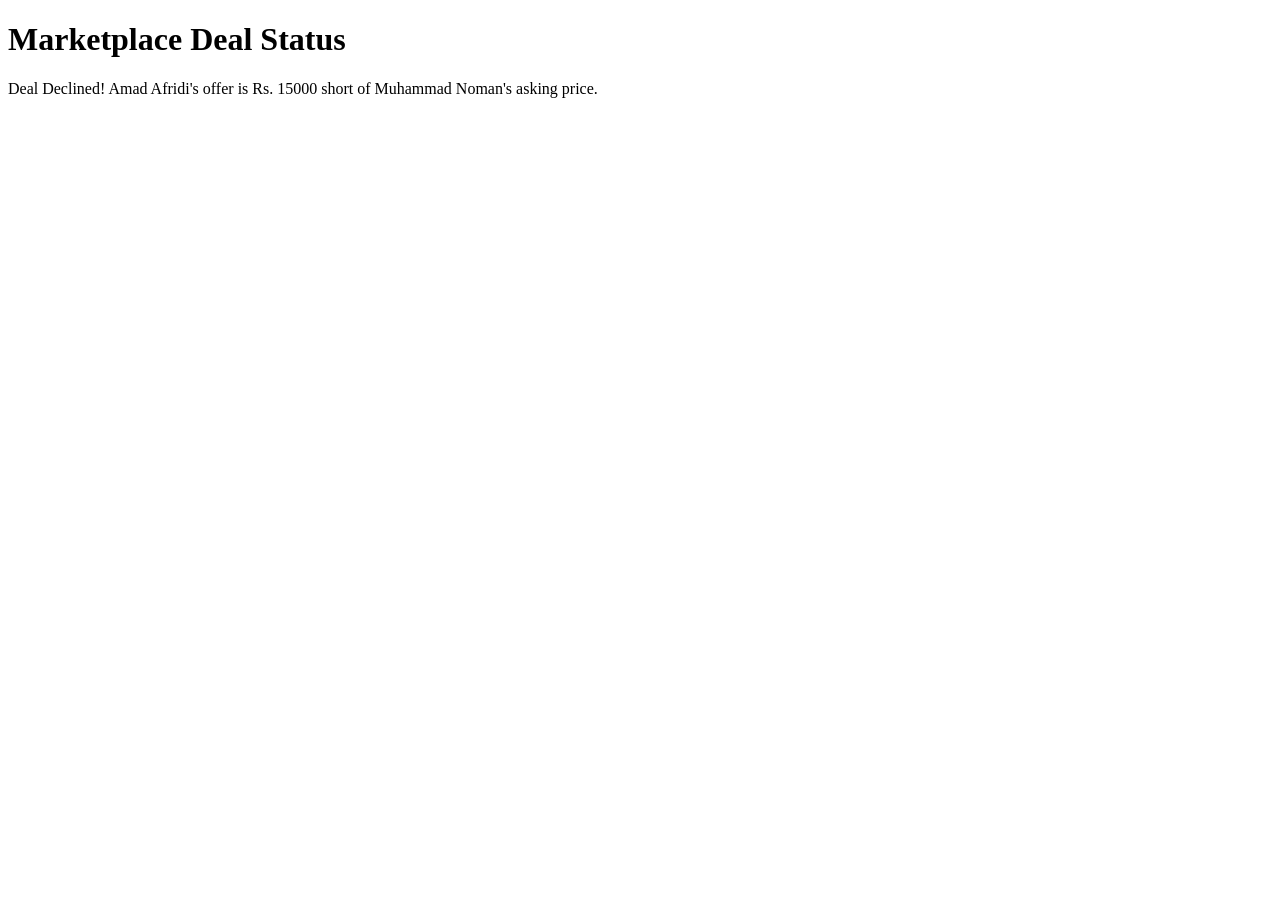
<file: JS/Assignments/js-assignment-2/index.html>
<!DOCTYPE html>
<html lang="en">
<head>
    <meta charset="UTF-8">
    <meta name="viewport" content="width=device-width, initial-scale=1.0">
    <title>JS: Data Types & Type Conversion</title>
    <script src="script.js"></script>
</head>
<body>
    
</body>
</html>
</file>
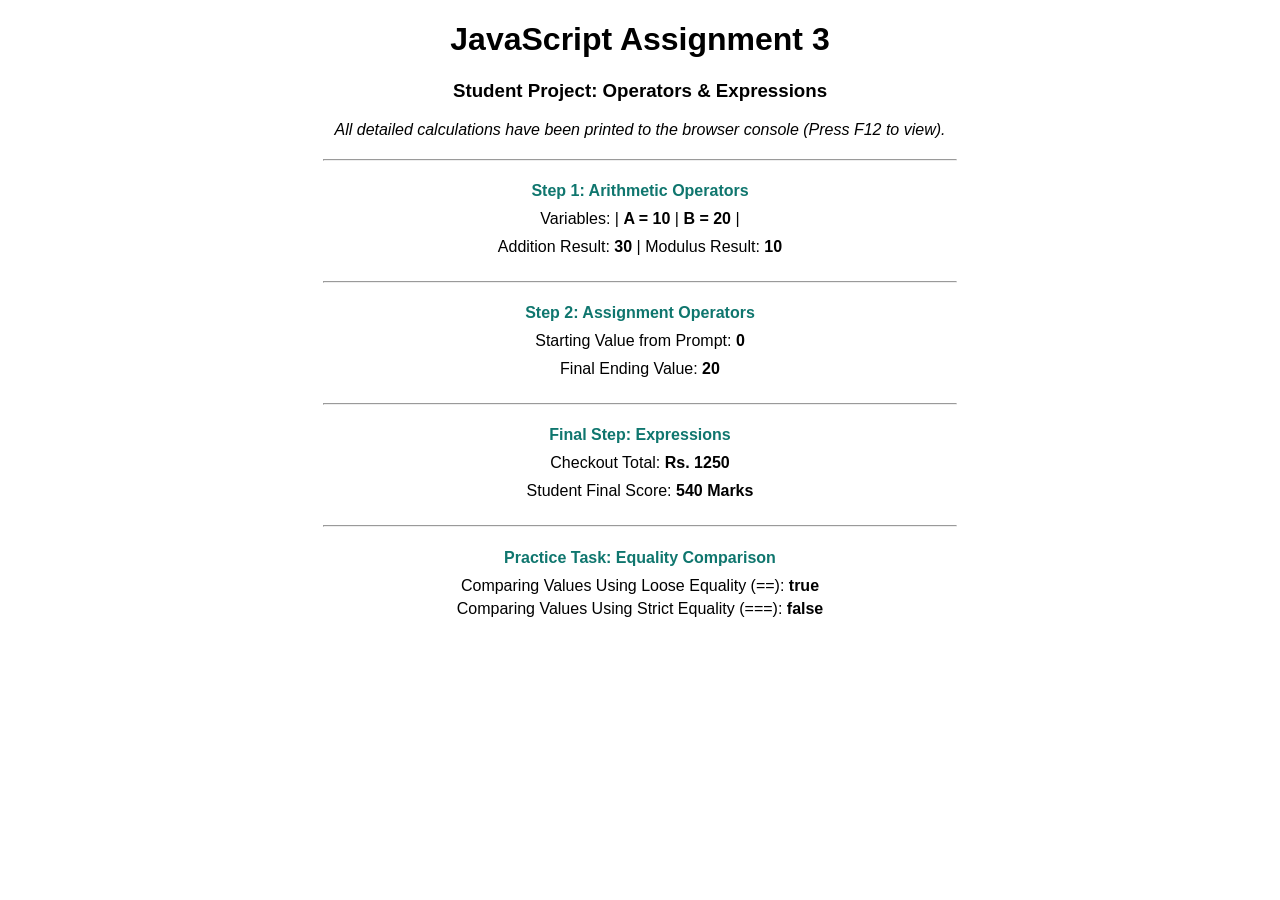
<file: JS/Assignments/js-assignment-3/index.html>
<!DOCTYPE html>
<html lang="en">
<head>
    <meta charset="UTF-8">
    <meta name="viewport" content="width=device-width, initial-scale=1.0">
    <title>Operators & Expressions</title>
    <script src="script.js"></script>
</head>
<body>
    
</body>
</html>
</file>
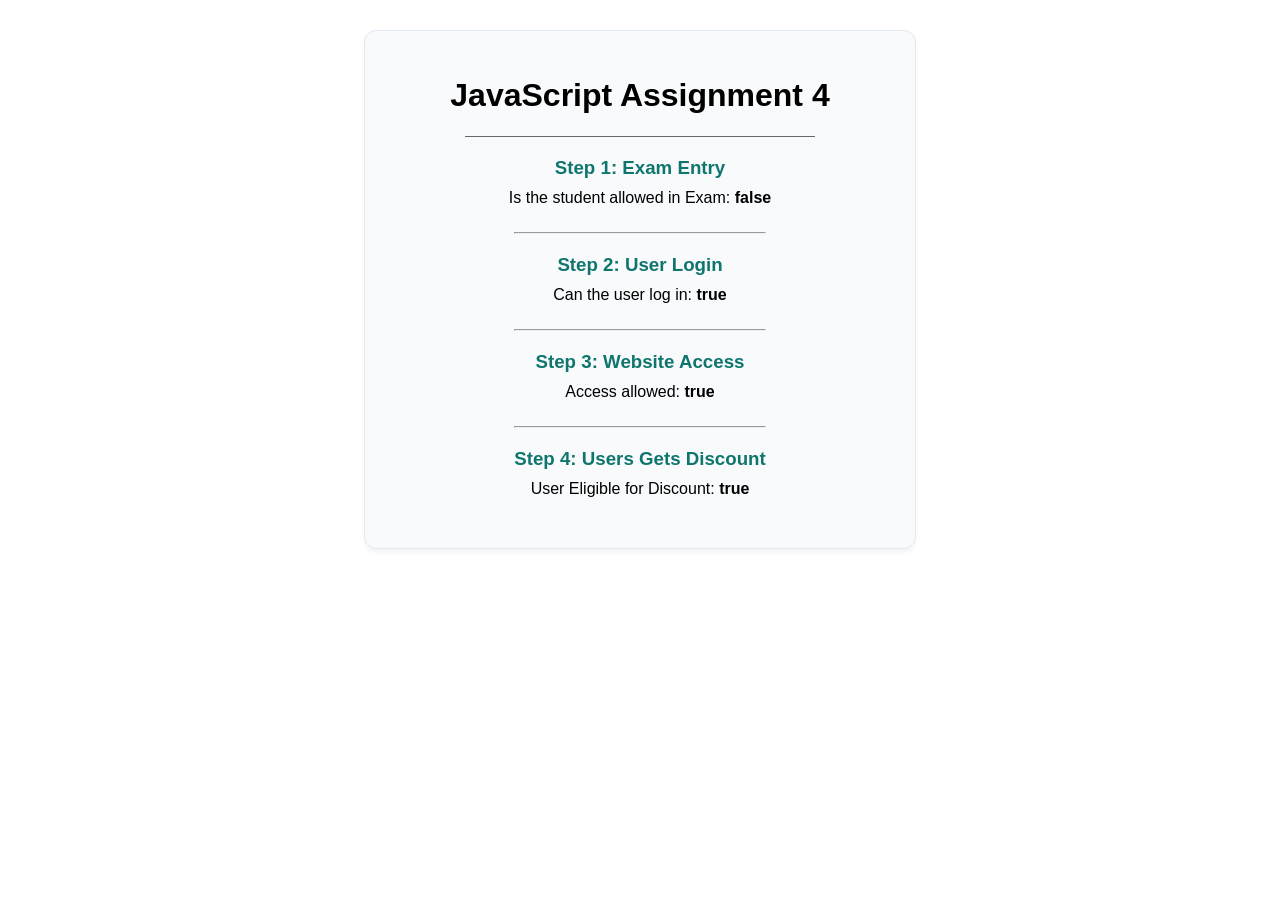
<file: JS/Assignments/js-assignment-4/index.html>
<!DOCTYPE html>
<html lang="en">
<head>
    <meta charset="UTF-8">
    <meta name="viewport" content="width=device-width, initial-scale=1.0">
    <title>Logical Operators</title>
    <script src="script.js"></script>
</head>
<body>
    
</body>
</html>
</file>
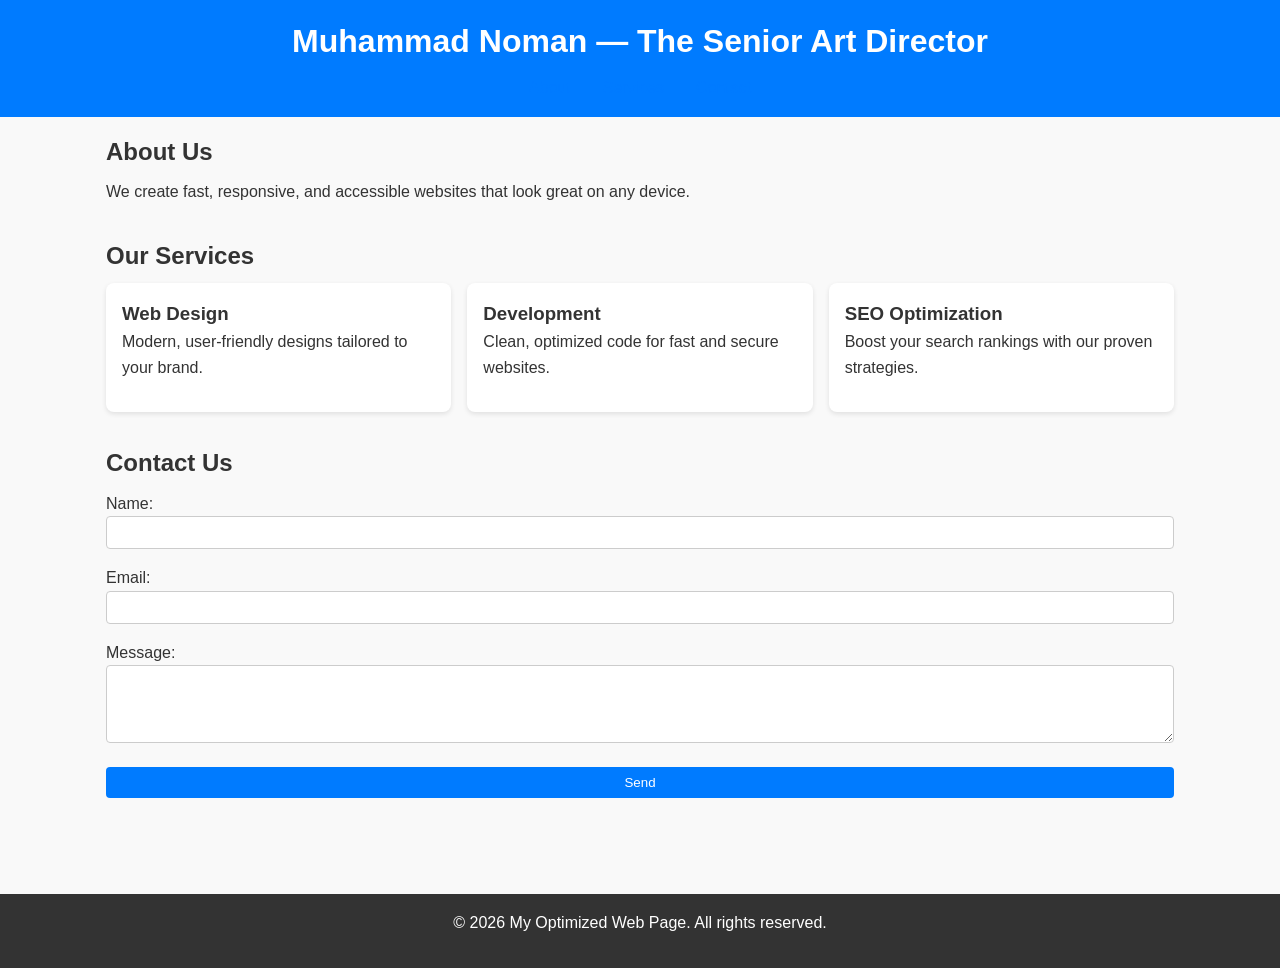
<file: HTML/Assignments/html-assignment-4/inspect.html>
<!DOCTYPE html>
<html lang="en">
<head>
    <!-- Meta & SEO -->
    <meta charset="UTF-8">
    <meta name="viewport" content="width=device-width, initial-scale=1.0">
    <meta name="description" content="A modern, fully optimized, responsive, and accessible web page example.">
    <meta name="keywords" content="HTML, CSS, JavaScript, Responsive, SEO, Accessibility, Dark Mode">
    <meta name="author" content="Your Name">

    <!-- Open Graph for Social Sharing -->
    <meta property="og:title" content="Optimized Web Page Example">
    <meta property="og:description" content="A modern, responsive, and accessible web page template.">
    <meta property="og:type" content="website">
    <meta property="og:image" content="https://via.placeholder.com/1200x630.png?text=Preview+Image">
    <meta property="og:url" content="https://example.com">

    <!-- Twitter Card -->
    <meta name="twitter:card" content="summary_large_image">
    <meta name="twitter:title" content="Optimized Web Page Example">
    <meta name="twitter:description" content="A modern, responsive, and accessible web page template.">
    <meta name="twitter:image" content="https://via.placeholder.com/1200x630.png?text=Preview+Image">

    <title>Optimized Web Page</title>

    <!-- Styles -->
    <style>
        /* Base Reset */
        *, *::before, *::after {
            box-sizing: border-box;
            margin: 0;
            padding: 0;
        }
        html {
            scroll-behavior: smooth;
        }
        body {
            font-family: Arial, sans-serif;
            line-height: 1.6;
            background-color: #f9f9f9;
            color: #333;
        }
        a {
            color: #007BFF;
            text-decoration: none;
        }
        a:hover {
            text-decoration: underline;
        }

        /* Dark Mode */
        @media (prefers-color-scheme: dark) {
            body {
                background-color: #121212;
                color: #e0e0e0;
            }
            header, footer {
                background-color: #1f1f1f;
            }
            .card {
                background-color: #1e1e1e;
                color: #e0e0e0;
            }
        }

        /* Header */
        header {
            background: #007BFF;
            color: white;
            padding: 1rem;
            text-align: center;
        }
        nav ul {
            list-style: none;
            display: flex;
            justify-content: center;
            flex-wrap: wrap;
        }
        nav ul li {
            margin: 0 1rem;
        }

        /* Main Content */
        main {
            max-width: 1100px;
            margin: auto;
            padding: 1rem;
        }
        section {
            margin-bottom: 2rem;
        }
        h1, h2 {
            margin-bottom: 0.5rem;
        }
        p {
            margin-bottom: 1rem;
        }

        /* Responsive Grid */
        .grid {
            display: grid;
            grid-template-columns: repeat(auto-fit, minmax(250px, 1fr));
            gap: 1rem;
        }
        .card {
            background: white;
            padding: 1rem;
            border-radius: 8px;
            box-shadow: 0 2px 5px rgba(0,0,0,0.1);
            transition: transform 0.2s ease;
        }
        .card:hover {
            transform: translateY(-5px);
        }

        /* Footer */
        footer {
            background: #333;
            color: white;
            text-align: center;
            padding: 1rem;
            margin-top: 2rem;
        }

        /* Responsive Nav */
        @media (max-width: 600px) {
            nav ul {
                flex-direction: column;
                align-items: center;
            }
        }

        /* Form Styles */
        form input, form textarea, form button {
            width: 100%;
            padding: 0.5rem;
            margin-bottom: 1rem;
            border: 1px solid #ccc;
            border-radius: 4px;
        }
        form button {
            background: #007BFF;
            color: white;
            border: none;
            cursor: pointer;
        }
        form button:hover {
            background: #0056b3;
        }
    </style>
</head>
<body>

    <!-- Header -->
    <header role="banner">
        <h1>Muhammad Noman — The Senior Art Director</h1>
        <nav aria-label="Main Navigation">
            <ul>
                <li><a href="#about">About</a></li>
                <li><a href="#services">Services</a></li>
                <li><a href="#contact">Contact</a></li>
            </ul>
        </nav>
    </header>

    <!-- Main Content -->
    <main role="main">
        <section id="about">
            <h2>About Us</h2>
            <p>We create fast, responsive, and accessible websites that look great on any device.</p>
        </section>

        <section id="services">
            <h2>Our Services</h2>
            <div class="grid">
                <div class="card">
                    <h3>Web Design</h3>
                    <p>Modern, user-friendly designs tailored to your brand.</p>
                </div>
                <div class="card">
                    <h3>Development</h3>
                    <p>Clean, optimized code for fast and secure websites.</p>
                </div>
                <div class="card">
                    <h3>SEO Optimization</h3>
                    <p>Boost your search rankings with our proven strategies.</p>
                </div>
            </div>
        </section>

        <section id="contact">
            <h2>Contact Us</h2>
            <form id="contactForm" aria-label="Contact Form">
                <label for="name">Name:</label>
                <input type="text" id="name" name="name" required>

                <label for="email">Email:</label>
                <input type="email" id="email" name="email" required>

                <label for="message">Message:</label>
                <textarea id="message" name="message" rows="4" required></textarea>

                <button type="submit">Send</button>
            </form>
        </section>
    </main>

    <!-- Footer -->
    <footer role="contentinfo">
        <p>&copy; 2026 My Optimized Web Page. All rights reserved.</p>
</file>
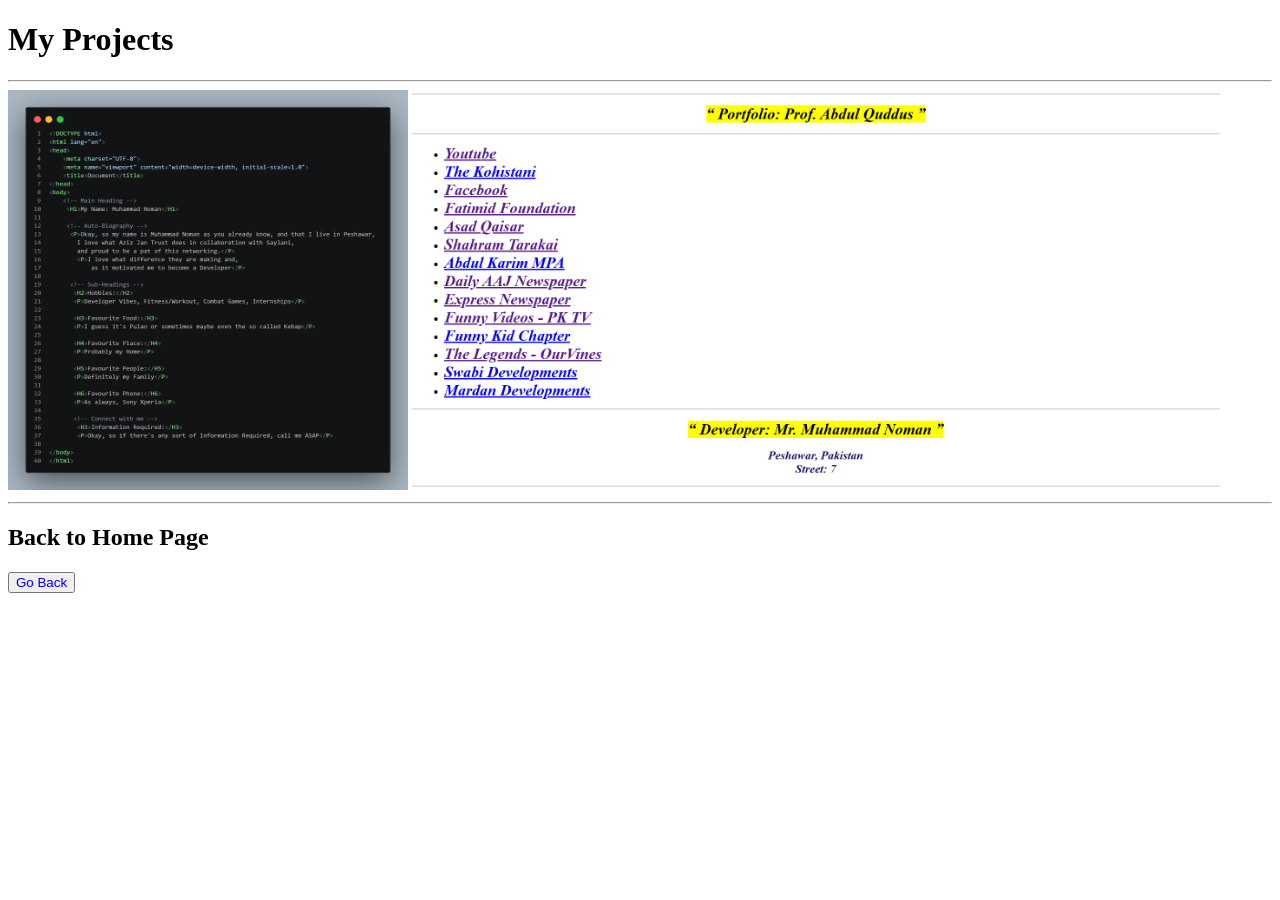
<file: HTML/Assignments/html-assignment-4/projects.html>
<!DOCTYPE html>
<html lang="en">
<head>
    <meta charset="UTF-8">
    <meta name="viewport" content="width=device-width, initial-scale=1.0">
    <title>My Projects</title>
</head>
<body>
    <H1>My Projects</H1><hr>

    <!-- Database -->

    <img src="images/My First Code.png" alt="My First Web Page" height="400" width="400">
    <img src="images/Project-Customized Portfolio.png" alt="Customized Portfolio" height="400">

    <!-- Home Page -->

    <hr><H2>Back to Home Page</H2>
    <a href="index.html" style="font-size: large;">
        <button type="button" style="color: blue;">
            Go Back
        </button>
    </a>
</body>
</html>
</file>
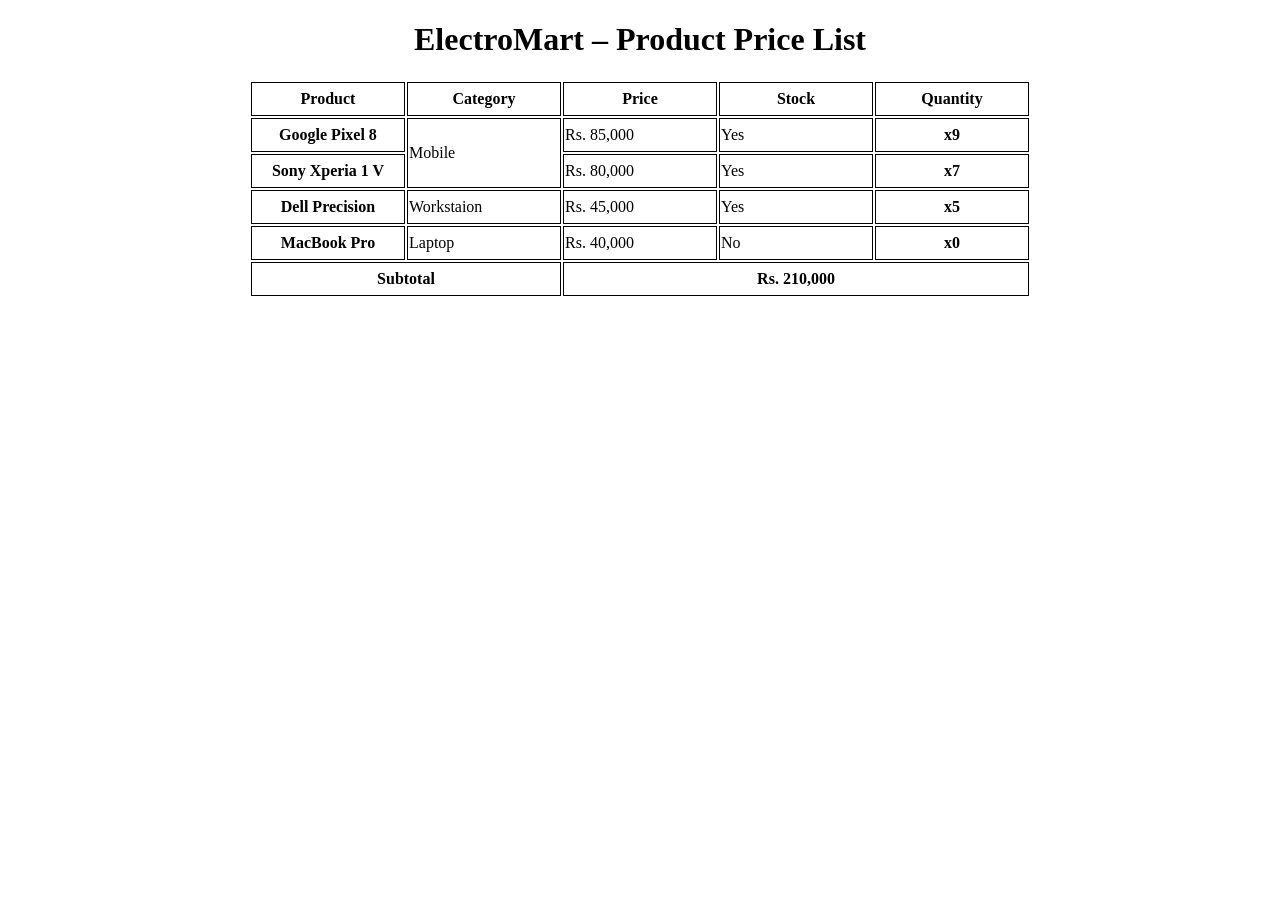
<file: HTML/Assignments/html-assignment-5/products.html>
<!DOCTYPE html>
<html lang="en">
<head>
    <meta charset="UTF-8">
    <meta name="viewport" content="width=device-width, initial-scale=1.0">
    <title>ElectroMart Digital Store</title>
</head>
<body>
    <center>
    <style>
        th, td {border: 1px solid black; height: 30px; width: 150px;}
    </style>
    <!-- Store Name -->
    <H1>ElectroMart – Product Price List</H1>

    <!-- Tables -->
     <table>
        <thead>
            <tr>
                <th>Product</th>                
                <th>Category</th>                
                <th>Price</th>                
                <th>Stock</th>             
                <th>Quantity</th>
            </tr>
        </thead>
        
        <tbody>
            <tr>
                <th>Google Pixel 8</th>
                <td rowspan="2">Mobile</td>
                <td>Rs. 85,000</td>
                <td>Yes</td>
                <th>x9</th>
            </tr>
            <tr>
                <th>Sony Xperia 1 V</th>
                <td>Rs. 80,000</td>
                <td>Yes</td>
                <th>x7</th>
            </tr>
            <tr>
                <th>Dell Precision</th>
                <td>Workstaion</td>
                <td>Rs. 45,000</td>
                <td>Yes</td>
                <th>x5</th>
            </tr>
            <tr>
                <th>MacBook Pro</th>
                <td>Laptop</td>
                <td>Rs. 40,000</td>
                <td>No</td>
                <th>x0</th>
            </tr>
            
        </tbody>
        
        <tfoot>
            <tr>
                <th colspan="2">Subtotal</th>
                <th colspan="3">Rs. 210,000</th>
            </tr>
        </tfoot>
     </table>
     </center>
</body>
</html>
</file>
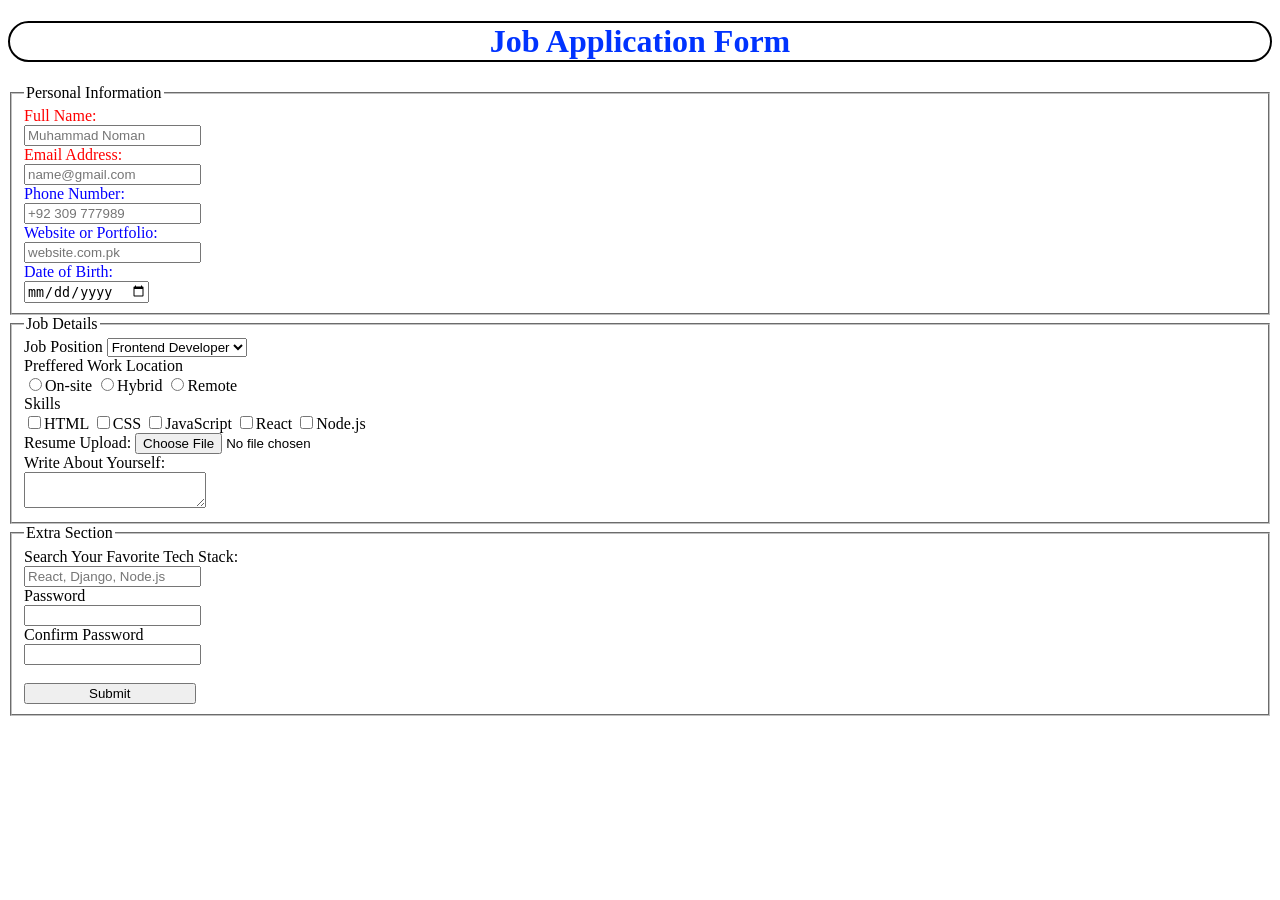
<file: HTML/Assignments/html-assignment-6/job-form.html>
<!DOCTYPE html>
<html lang="en">

<head>
    <meta charset="UTF-8">
    <meta name="viewport" content="width=device-width, initial-scale=1.0">
    <title>Job Application Form</title>
</head>

<body>
    <style>H1 {text-align: center; border-radius: 100px; border: 2px solid black;} .form-grid {width: auto;} .form-grid {color: rgb(4, 0, 255);} .name {color: rgb(255, 0, 0);} </style>
    <H1 style="color: rgb(0, 51, 255);">Job Application Form</H1>

    <form action="" method="post">
        
        <!-- Personal Information -->
        <fieldset>
            <legend>Personal Information</legend>
            <div class="form-grid">
                <label for="name" class="name">Full Name:</label><br>
                <input type="text" id="name" placeholder="Muhammad Noman" required class="name" style="color: rgb(0, 172, 240);"><br>

                <label for="email" style="color: rgb(255, 0, 0);">Email Address:</label><br>
                <input type="email" id="email" required placeholder="name@gmail.com" style="color: rgb(0, 172, 240);"><br>

                <label for="contact">Phone Number:</label><br>
                <input type="number" id="contact" required placeholder="+92 309 777989"><br>

                <label for="url">Website or Portfolio:</label><br>
                <input type="url" id="url" placeholder="website.com.pk"><br>

                <label for="dob">Date of Birth:</label><br>
                <input type="date" id="dob" required>
            </div>
        </fieldset>

        <!-- Job Details -->
         <fieldset>
            <legend>Job Details</legend>

            <!-- Dropdown -->
            <div class="form-row">
                <label for="Job">Job Position</label>
                <select name="Job" id="Job">
                    <option value="">Frontend Developer</option>
                    <option value="">Backend Developer</option>
                    <option value="">UI/UX Designer</option>
                    <option value="">QA Engineer</option>
                </select>
            </div>

            <!-- Radio Buttons -->
             <div class="form-row">
                <label for="location">Preffered Work Location</label>
                <div class="location">
                    <label for="physical"><input type="radio" name="location" id="physical" value="On-site">On-site</label>
                    <label for="hybrid"><input type="radio" name="location" id="hybrid" value="Hybrid">Hybrid</label>
                    <label for="remote"><input type="radio" name="location" id="remote" value="Remote">Remote</label>
                </div>
             </div>

             <!-- Checkboxes -->
              <div class="form-row">
                <label for="skills">Skills</label>
                <div class="" id="skills">
                    <label for="html"><input type="checkbox" name="skills" id="html">HTML</label>
                    <label for="css"><input type="checkbox" name="skills" id="css">CSS</label>
                    <label for="javascript"><input type="checkbox" name="skills" id="javascript">JavaScript</label>
                    <label for="react"><input type="checkbox" name="skills" id="react">React</label>
                    <label for="node.js"><input type="checkbox" name="skills" id="node.js">Node.js</label>
                </div>
              </div>

              <!-- Resume -->
              <label for="resume">Resume Upload:</label>
              <input type="file" name="resume" id="resume"><br>

              <label for="description">Write About Yourself:</label><br>
              <textarea name="description" id="description"></textarea>
         </fieldset>

         <!-- Extra Section -->
          <fieldset>
            <legend>Extra Section</legend>
            <div>
                <label for="tech">Search Your Favorite Tech Stack:</label><br>
                <input type="search" name="tech" id="tech" placeholder="React, Django, Node.js" required><br>

                <label for="pass">Password</label><br>
                <input type="password" name="pass" id="pass"><br>

                <label for="confirm-pass">Confirm Password</label><br>
                <input type="password" name="confirm-pass" id="confirm-pass"><br><br>

                <input type="submit" value="Submit" style="width: 171.5px;">
            </div>
          </fieldset>
    </form>
</body>

</html>
</file>
<file: CSS/Assignments/css-assignment-1/style.css>
img {
    border: 5px solid;
    width: 30%;
    height: auto;
    margin: auto;
    display: block;
}
h1 {
    width: fit-content;
    text-transform: uppercase;
    font-size: 17px;
    font-weight: 600;
    font-family: 'Gill Sans', 'Gill Sans MT', Calibri, 'Trebuchet MS', sans-serif;
    margin: auto;
}
h3 {
    width: fit-content;
    margin: 15px auto;
    text-transform: uppercase;
    font-weight: 600;
    font-size: 14px;
    font-family: Arial, Helvetica, sans-serif;
    border-bottom: 3.5px solid lightcoral;
    padding-bottom: 5px;
}
span {
    color: lightsalmon;
    font-weight: 500;
    font-family: 'Gill Sans', 'Gill Sans MT', Calibri, 'Trebuchet MS', sans-serif;
}
h1 ~ p {
    width: fit-content;
    margin: 15px auto;
    color: gray;
}
article {
    color: darkslategray;
    width: 30%;
    font-size: 13px;
    text-align: justify;
    margin: 15px auto;
    font-family: 'Times New Roman', Times, serif
}
.continue {
    color: lightsalmon;
    font-weight: none;
}
</file>
<file: CSS/Assignments/css-assignment-3/style.css>
body {
    background-color: #EBE2E2;
    position: relative;
    top: 90px;
}

* {
    font-family: "Ubuntu", sans-serif;
    font-weight: 450;
    font-style: normal;
    letter-spacing: 1px;
}

header {
    display: flex;
    color: #403866;
    align-items: center;
    justify-content: center;
    text-transform: uppercase;
}

form {
    padding: 10px;
    display: flex;
    gap: 15px;
    flex-direction: column;
    flex-flow: column; 
    align-items: center;
    justify-content: center;
    border-radius: none;
    border: none;
}

input {
    border: none;
    border-radius: 25px;
    padding: 15px;
    width: 30%;
    min-width: 200px;
    resize: none;
    box-sizing: border-box;
    font-weight: bold;
}

textarea {
    border: none;
    border-radius: 25px;
    padding: 15px;
    width: 30%;
    min-width: 200px;
    resize: vertical;
    box-sizing: border-box;
    min-height: 100px;
    max-height: 200px;
    font-weight: bold;
}

::placeholder {
    color: #403866;
}

input:focus, textarea:focus {
    width: 31.5%;
    min-width: 200px;
    outline: none;
    transition: all 250ms;
    box-shadow: 1px 1px 10px;
    transition-timing-function: linear;
}

input[class] {
    width: 150px;
    max-width: 50%;
    min-width: 100px;
    color: white;
    background-color: #827FFE;
}

input[class]:hover {
    cursor: pointer;
    box-shadow: 1px 1px 10px;
    background-color: #433185;
    width: 165px;
    text-transform: none;
    transition: all 250ms;
    transition-timing-function: linear;
}

.material-symbols-outlined {
    font-variation-settings:
  'FILL' 0,
  'wght' 400,
  'GRAD' 0,
  'opsz' 24
}
</file>
<file: CSS/Assignments/css-assignment-4/style.css>
* {
    font-family: 'Courier New', Courier, monospace;
    border-collapse: collapse;
    text-align: center;
    padding: 0;
    margin: 0;
}

body {
    height: 99vh;
    align-content: center;
    background-color: cornsilk;
}

table {
    border-radius: 15px;
    justify-self: center;
    width: 80%;
    height: 90vh;
}

tbody {
    border-radius: 10px;
    background-color: white;
}

thead {
    background: #000;
    color: white;
    height: 7.5%;
}

tbody:nth-child(odd) {
    background-color: lightgrey;
}

tbody:hover {
  cursor: pointer;
  background-color: grey;
}
</file>
<file: CSS/Assignments/css-assignment-final/style.css>
* {
    margin: 0;
    padding: 0;
    box-sizing: border-box;
}

body {
    color: white;
    background-color: #000000;
    font-family: system-ui, -apple-system, BlinkMacSystemFont, 'Segoe UI', Roboto, Oxygen, Ubuntu, Cantarell, 'Open Sans', 'Helvetica Neue', sans-serif;
    overflow-x: hidden;
}

nav {
    display: flex;
    justify-content: space-between;
    align-items: center;
    margin: 0 120px;
    padding: 10px 0;
}

.logo {
    height: 44px;
    width: 155px;
    margin: 20px 30px;
}

.login {
    height: 35px;
    max-height: 60px;
    font-size: 14px;
    letter-spacing: 0.2px;
    padding: 0 16px;
    margin: 20px 55px;
}

/* Stacking Netflix Backdrop Image & Dark Gradient Mask Layer together */
.background {
    background: linear-gradient(to top, rgba(0,0,0,0.9) 0%, rgba(0,0,0,0.6) 50%, rgba(0,0,0,0.8) 100%), 
    url('images/Netflix-PK-Originals.png');
    background-size: cover;
    background-position: center center;
    background-repeat: no-repeat;
    min-height: 100vh;
    width: 100%;
}

/* Hero Center Body Text Formatting */
main {
    min-height: 85vh;
    display: flex;
    flex-direction: column;
    align-items: center;
    justify-content: center;
    text-align: center;
    padding: 20px;
}

.head > h1 {
    max-width: 600px;
    font-size: 56px;
    font-weight: bold;
    margin-bottom: 12px;
    line-height: 1.15;
}

.head > p {
    font-size: 20px;
    font-weight: 500;
    margin-bottom: 24px;
}

main > p {
    font-size: 18px;
    margin-bottom: 16px;
}

/* Flexbox Action Block Form Field Positioning */
.enter {
    display: flex;
    gap: 8px;
    justify-content: center;
    align-items: center;
    width: 50%;
    max-width: 450px;
    margin-bottom: 12px;
}

p[class] {
    color: white;
    font-size: 18px;
    border: none;
    width: 100%;
    text-align: center;
    margin: 40px 0 0 0;
}

.ending {
    flex-wrap: wrap;
    display: flex;
    align-items: center;
    justify-content: center;
    min-width: 140px;
    width: 60%;
    gap: 8px;
    margin: 16px auto;
}

input[type="email"] {
    flex: 1;
    min-height: 56px;
    padding: 0 16px;
    border: 1px solid rgba(255,255,255,0.5);
    border-radius: 4px;
    background-color: rgba(15, 18, 18, 0.7);
    color: white;
    font-size: 16px;
}

::placeholder {
    color: #B5B4B4;
}

input[type="button"] {
    color: white;
    border: none;
    border-radius: 4px; 
    font-weight: bold;
    cursor: pointer;
    background-color: #C11119;
    transition: background-color 200ms ease;
}

div > input[type="button"] {
    min-height: 56px;
    padding: 0 24px;
    font-size: 18px;
    cursor: pointer;
    font-weight: bold;
    border-radius: 4px;
    transition: background-color 200ms ease;
}

input[type="button"]:hover {
    background-color: #9c0d14;
}

.terms > p {
    color: #B5B4B4;
    font-size: 16px;
    font-weight: 500;
}

/* Gray Divider Element across Main Content Blocks */
.separation {
    height: 4px;
    background: linear-gradient(
    to right, #ff007f 0%, #e50914 50%, #ff007f 100%);
    width: 100%;
}

.curve {
    width: 100%;
    max-width: 100%;
    overflow: hidden;
    position: absolute;
    bottom: 0;
    z-index: 10;
}
        
/* Netflix Content Section Grid Setup */
.container {
    padding: 56px 148px;
    background-color: #000000;
    max-width: 100rem;
    margin: 0 auto;
}

.trending-section, .reason-section {
    margin-bottom: 48px;
}

h2 {
    font-size: 24px;
    font-weight: 700;
    margin-bottom: 20px;
}

/* Cards Layout Content */
.card-boxes {
    display: flex;
    gap: 16px;
    flex-wrap: wrap;
    justify-content: space-evenly;
}

.card {
    position: relative;
    height: 250px;
    min-width: 180px;
    background-color: #161616;
    border-radius: 8px;
    overflow: hidden;
    cursor: pointer;
    display: flex;
    align-items: center;
    justify-content: center;
    font-size: 24px;
    font-weight: bold;
    transition: transform 300ms cubic-bezier(0.25, 1, 0.5, 1);
}

/* Making Image Fill the Box Perfectly */
.card img {
    width: 100%;
    height: 100%;
    object-fit: cover;
}

.card:hover {
    transform: scale(1.05);
}

/* 'More Reasons to Join' Grid layout Boxes */
.boxes {
    display: flex;
    gap: 16px;
    flex-wrap: wrap;
}

.box {
    flex: 1;
    min-width: 250px;
    min-height: 275px;
    background: linear-gradient(145deg, #1B1D3B, #210F18);
    border-radius: 12px;
    padding: 24px 16px 128px;
    display: grid;
    gap: 10px;
    justify-content: center;
    font-size: 20px;
    position: relative;
    overflow: hidden;
}

.card_icon {
    display: flex;
    align-items: center;
    justify-content: flex-end;
    position: absolute;
    bottom: 5px;
    right: -10px;
}

.card_icon > img {
    width: 100px;
    height: 75px;
}

.card_icon > img[alt="telescope"] {
    height: auto;
    position: absolute; 
    bottom: -10px;
}

.box > p {
    font-size: 15px;
    color: #BBBAC2;
}

/* Frequently Asked Questions Section - Starts Here */

.overview_heading h2 {
    color: #ffffff;
    font-family: 'Segoe UI', Roboto, Helvetica, Arial, sans-serif;
    font-weight: 700;
    text-align: left;
    margin-bottom: 1.5rem;
}

.accordion_outer {
    width: 100%;
    display: grid;
    margin: 0 auto;
    box-sizing: border-box;
}

.accordion_outer .main-container {
    display: flex;
    flex-direction: column;
    gap: 0.5rem;
    width: 100%;
}

.accordion_outer details {
    background-color: #2d2d2d;
    border-radius: 10px;
    width: 100%;
    overflow: hidden;
    box-sizing: border-box;
    transition: background-color 0.25s cubic-bezier(0.9, 0, 0.51, 1);
}

.accordion_outer summary:hover {
    background-color: #414141;
    border-radius: 10px 10px 0px 0px;
}

.accordion_outer summary {
    display: flex;
    justify-content: space-between;
    align-items: center;
    padding: 1.5rem;
    cursor: pointer;
    list-style: none;
    user-select: none;
    border-bottom: 1px solid #000000;
}

.accordion_outer summary::-webkit-details-marker {
    display: none;
}

.accordion_outer summary p {
    color: #ffffff;
    font-family: 'Segoe UI', Roboto, Helvetica, Arial, sans-serif;
    font-size: 1.5rem;
    font-weight: 400;
    margin: 0;
}

.accordion_outer summary svg {
    transition: transform 0.2s ease;
    flex-shrink: 0;
}

.accordion_outer details[open] summary svg {
    transform: rotate(45deg);
}

.accordion_outer .info {
    color: #ffffff;
    font-family: 'Segoe UI', Roboto, Helvetica, Arial, sans-serif;
    padding: 1.5rem;
    font-size: 1.5rem;
    line-height: 1.5;
    background-color: #2d2d2d;
    animation: fadeReveal 0.25s cubic-bezier(0.5, 0, 0.1, 1) forwards;
}

.accordion_outer .info p:nth-child(odd) {
    margin-bottom: 1.5rem;
}

footer {
    height: auto;
    margin: 20px auto;
}

footer .contact {
    color: #b8b0b0;
    cursor: pointer;
    font-size: 0.95rem;
    width: 152.25px;
    border: solid;
    margin-left: 11px;
    padding-bottom: 4px;
    text-align: center;
    border-width: 2px 0px 2px 0px;
    transition: color 200ms ease;
}

footer .contact:hover {
    color: white;
}

footer .links_container {
    margin-top: 1rem;
    height: auto;
    display: grid;
    grid-template-columns: repeat(4, 1fr);
}

footer .links_inner {
    display: flex;
    flex-direction: column;
    color: #b8b0b0;
}

footer a {
    padding: 12px 0 0 12px;
    color: #b8b0b0;
    font-size: 1rem;
    font-size: 14px;
    transition: color 200ms ease;
}

footer a:hover {
    color: white;
}

.lang_button {
    margin-top: 2.5rem;
    height: auto;
    margin-bottom: 2.5rem;
}

.select_wrapper {
    position: relative;
    display: inline-flex;
    align-items: center;
}

.globe_icon {
    position: absolute;
    left: 12px;
    color: white;
    pointer-events: none;
}

.arrow_icon {
    position: absolute;
    right: 14px;
    color: white;
    pointer-events: none;
}

.button_select {
    background-color: rgba(15, 18, 18, 0.7);
    color: white;
    border: 1px solid rgba(255,255,255,0.5);
    border-radius: 4px;
    padding: 6px 32px 6px 36px;
    font-size: 0.9rem;
    cursor: pointer;
    appearance: none;
    -webkit-appearance: none;
}

.footer_box {
    border: 1px solid;
    cursor: pointer;
    padding: 5px 0;
}

.name p {
    color: #b8b0b0;
    color: white;
    border: none;
    text-align: center;
    margin: 0.5rem;
    font-size: 0.9rem;
}

/* Smooth expansion animation keyframe */
@keyframes fadeReveal {
    from {
        opacity: 0;
        transform: translateY(-4px);
    }
    to {
        opacity: 1;
        transform: translateY(0);
    }
}

/* Responsive adjustment for mobile screens */
@media (max-width: 740px) {
    .faq-summary .heading h3 {
        font-size: 1.625rem;
    }
    .accordion summary, 
    .accordion details p {
        font-size: 1.125rem;
        padding: 1.25rem;
    }
    .accordion summary::after {
        font-size: 1.75rem;
    }
}

/* Responsive Scaling for Small Mobile Displays */
@media (max-width: 650px) {
    .head h1 {
        font-size: 32px;
    }
    
    .head p, main > p {
        font-size: 16px;
    }

    .enter {
        flex-direction: column;
        align-items: stretch;
    }

    input[type="email"], input[type="button"] {
        width: 100%;
    }

    .card-boxes, .boxes {
        justify-content: center;
    }

    h2 {
        place-self: end;
    }
}

@media (min-width: 2000px) {
    .head > h1 {
        font-size: 84px;        /* Increases title size */
        max-width: 1000px;      /* Prevents text from breaking into narrow lines */
        line-height: 1.2;
    }

    .head > p {
        font-size: 32px;        /* Scales subtitle descriptive paragraph text */
    }

    main > p {
        font-size: 28px;        /* Scales the call to action prompt note text */
    }

    .terms > p {
        font-size: 24px;        /* Scales baseline legal micro-copy text blocks */
    }

    .enter {
        max-width: 900px;       /* Widens the container container bounds */
        gap: 16px;              /* Increases spacing gaps between form components */
    }

    input[type="email"], input[type="button"] {
        height: 80px;           /* Makes the action inputs taller and more premium */
        font-size: 24px;        /* Increases the text readability sizes inside */
    }
}
</file>
